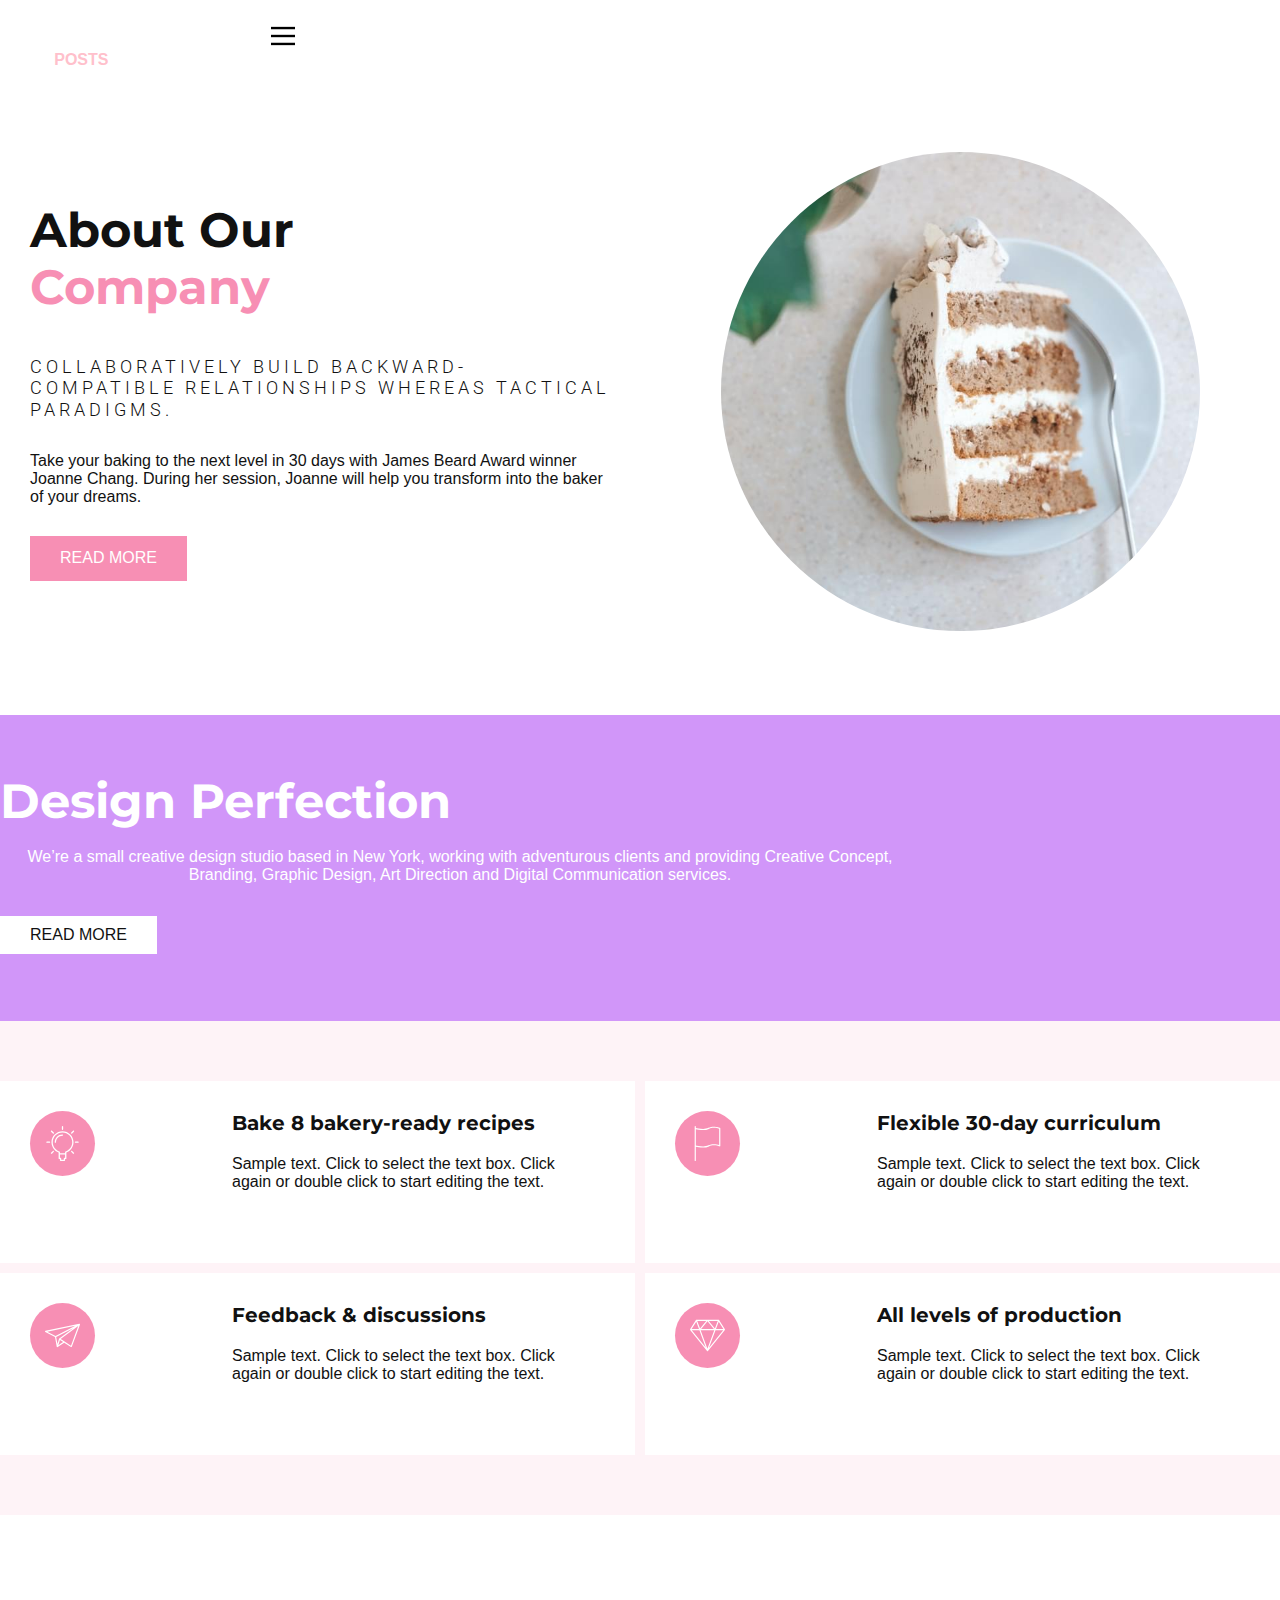
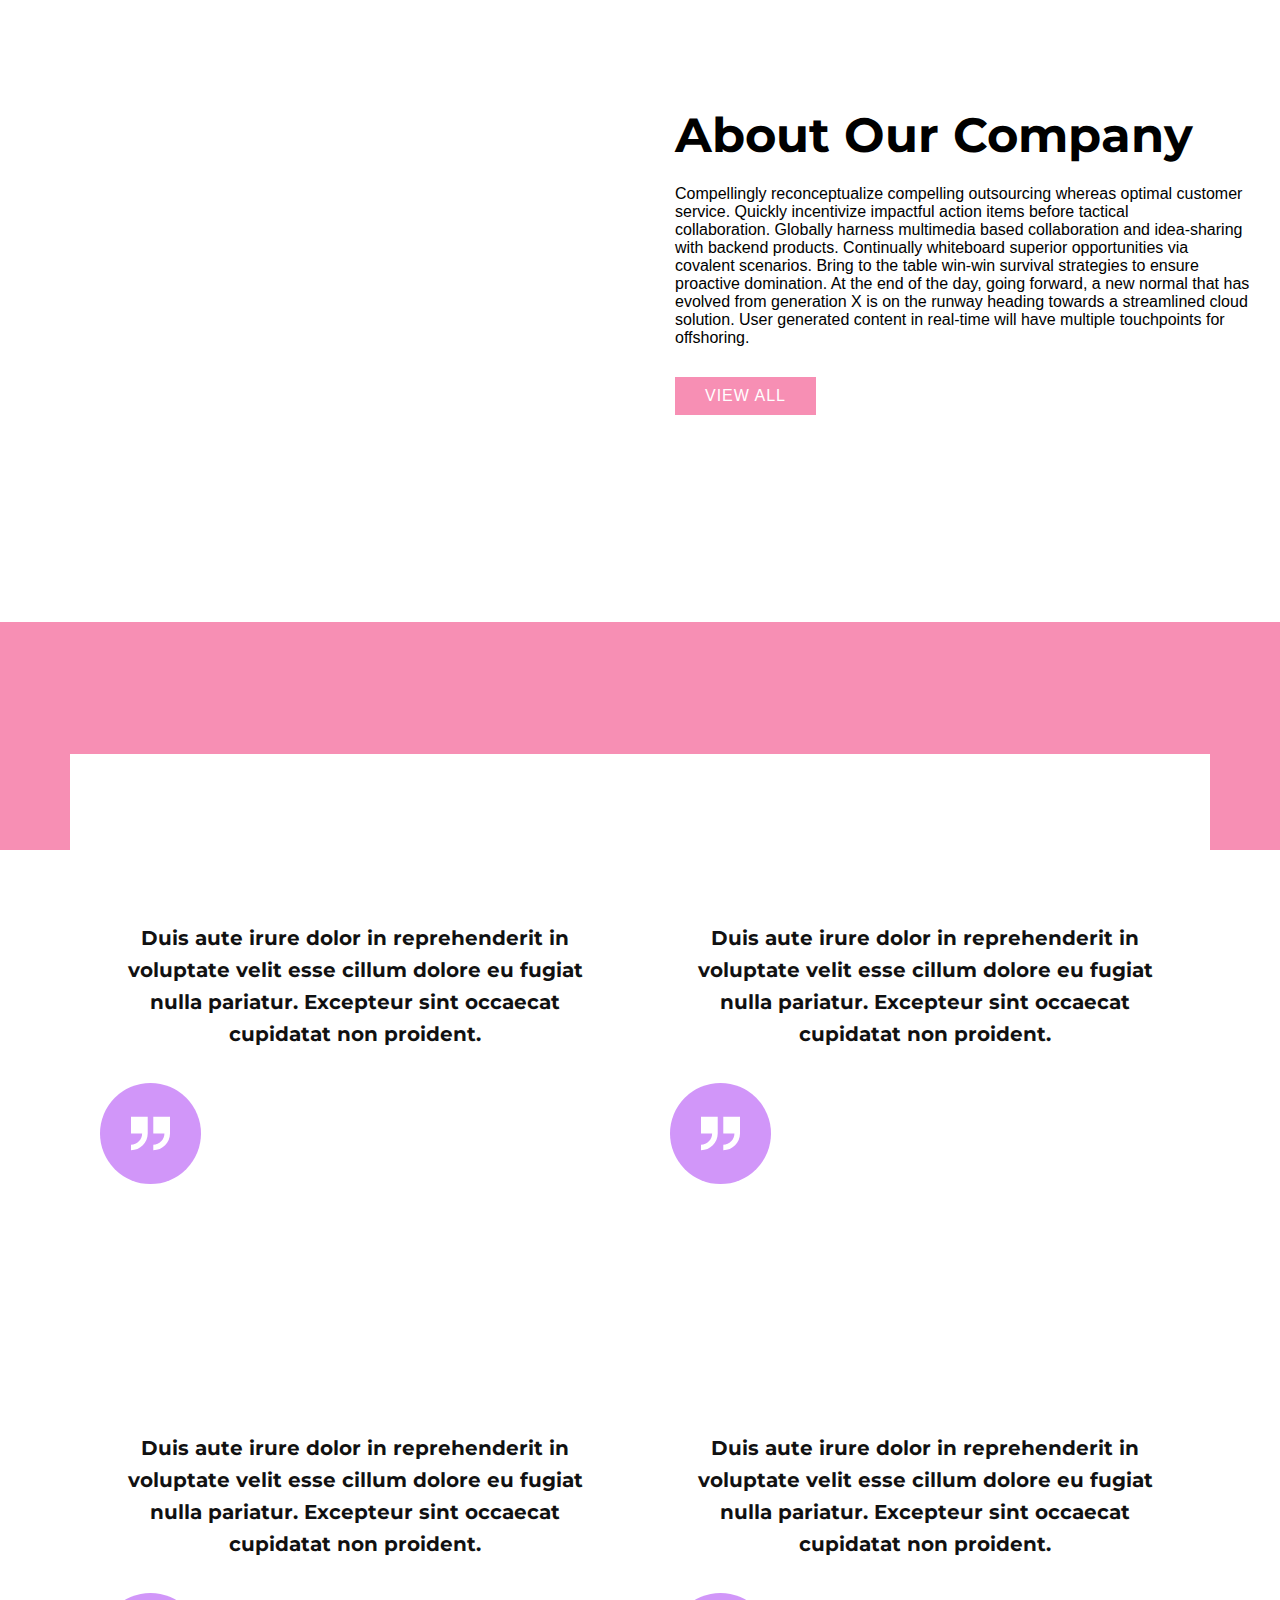
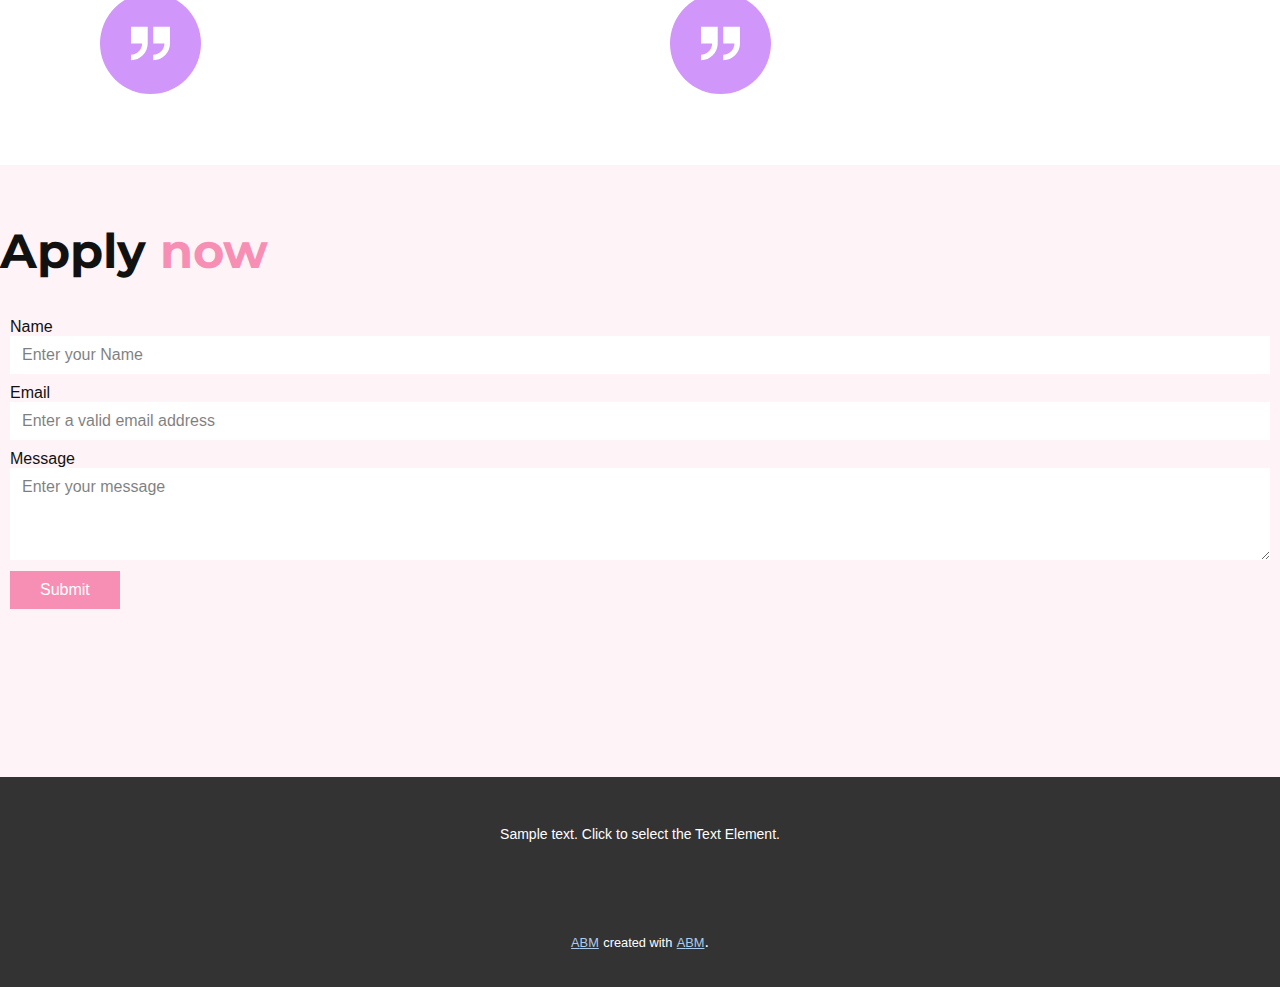
<file: index.html>
<!DOCTYPE html>
<html style="font-size: 16px;" lang="en"><head>
    <meta name="viewport" content="width=device-width, initial-scale=1.0">
    <meta charset="utf-8">
    
    <title>Home</title>
    <link rel="stylesheet" href="nicepage.css" media="screen">
<link rel="stylesheet" href="Home.css" media="screen">
    <script class="u-script" type="text/javascript" src="jquery-1.9.1.min.js" defer=""></script>
    <script class="u-script" type="text/javascript" src="nicepage.js" defer=""></script>
    <meta name="generator" content="Nicepage 5.12.8, nicepage.com">
    <meta name="referrer" content="origin">
    <link id="u-theme-google-font" rel="stylesheet" href="https://fonts.googleapis.com/css?family=Roboto:100,100i,300,300i,400,400i,500,500i,700,700i,900,900i|Open+Sans:300,300i,400,400i,500,500i,600,600i,700,700i,800,800i">
    <link id="u-page-google-font" rel="stylesheet" href="https://fonts.googleapis.com/css?family=Montserrat:100,100i,200,200i,300,300i,400,400i,500,500i,600,600i,700,700i,800,800i,900,900i">
   
    <script type="application/ld+json">{
		"@context": "http://schema.org",
		"@type": "Organization",
		"name": "",
		"url": "/"
}</script>
    <meta name="theme-color" content="#478ac9">
    <meta property="og:title" content="Home">
    <meta property="og:type" content="website">
    <link rel="canonical" href="/">
  <meta data-intl-tel-input-cdn-path="intlTelInput/"></head>
  <body data-home-page="#">
        <nav class="u-align-left u-menu u-menu-hamburger u-offcanvas u-menu-1" data-responsive-from="XL">
          <div class="menu-collapse">
            <a class="u-button-style u-nav-link" href="#" style="margin-left:500%; margin-top:20px;padding: 4px 0px; font-size: calc(1em + 8px);">
              <svg class="u-svg-link" preserveAspectRatio="xMidYMin slice" viewBox="0 0 302 302" ><use xlink:href="#svg-5c50"></use></svg>
              <svg xmlns="http://www.w3.org/2000/svg" xmlns:xlink="http://www.w3.org/1999/xlink" version="1.1" id="svg-5c50" x="0px" y="0px" viewBox="0 0 302 302" style="enable-background:new 0 0 302 302;" xml:space="preserve" class="u-svg-content"><g><rect y="36" width="302" height="30"></rect><rect y="236" width="302" height="30"></rect><rect y="136" width="302" height="30"></rect>
</g><g></g><g></g><g></g><g></g><g></g><g></g><g></g><g></g><g></g><g></g><g></g><g></g><g></g><g></g><g></g></svg>
            </a>
          </div>
          <a href="blog/blog.html" style="margin-left: 100%; color:pink; position: relative;"><strong>POSTS</strong></a>
          <div class="u-nav-container">
            <ul class="u-nav u-unstyled u-nav-1"><li class="u-nav-item"><a class="u-button-style u-nav-link u-text-active-palette-1-base u-text-hover-palette-2-base" href="Home.html" style="padding: 10px 20px;">Home</a>
</li><li class="u-nav-item"><a class="u-button-style u-nav-link u-text-active-palette-1-base u-text-hover-palette-2-base" href="About.html" style="padding: 10px 20px;">About</a>
</li><li class="u-nav-item"><a class="u-button-style u-nav-link u-text-active-palette-1-base u-text-hover-palette-2-base" href="Contact.html" style="padding: 10px 20px;">Contact</a>
</li></ul>
          </div>
          <div class="u-nav-container-collapse">
            <div class="u-align-center u-black u-container-style u-inner-container-layout u-opacity u-opacity-95 u-sidenav">
              <div class="u-inner-container-layout u-sidenav-overflow">
                <div class="u-menu-close"></div>
                <ul class="u-align-center u-nav u-popupmenu-items u-unstyled u-nav-2"><li class="u-nav-item"><a class="u-button-style u-nav-link" href="Home.html">Home</a>
</li><li class="u-nav-item"><a class="u-button-style u-nav-link" href="About.html">About</a>
</li><li class="u-nav-item"><a class="u-button-style u-nav-link" href="Contact.html">Contact</a>
</li></ul>
              </div>
            </div>
            <div class="u-black u-menu-overlay u-opacity u-opacity-70"></div>
          </div>
        </nav>
      </div></header>
    <section class="u-align-center u-clearfix u-white u-section-1" id="sec-79f2">
      <div class="u-clearfix u-sheet u-sheet-1">
        <div class="u-clearfix u-expanded-width u-layout-wrap u-layout-wrap-1">
          <div class="u-layout">
            <div class="u-layout-row">
              <div class="u-container-align-center-sm u-container-align-center-xs u-container-align-left-lg u-container-align-left-md u-container-align-left-xl u-container-style u-layout-cell u-size-30 u-layout-cell-1">
                <div class="u-container-layout u-valign-middle u-container-layout-1">
                  <h3 class="u-align-center-sm u-align-center-xs u-align-left-lg u-align-left-md u-align-left-xl u-custom-font u-font-montserrat u-text u-text-1"> About Our <span class="u-text-palette-2-base">Company</span>
                  </h3>
                  <h6 class="u-align-center-sm u-align-center-xs u-align-left-lg u-align-left-md u-align-left-xl u-text u-text-default-lg u-text-default-md u-text-default-xl u-text-2"> Collaboratively build backward-compatible relationships whereas tactical paradigms.</h6>
                  <p class="u-align-center-sm u-align-center-xs u-align-left-lg u-align-left-md u-align-left-xl u-text u-text-3"> Take your baking to the next level in 30 days with James Beard Award winner Joanne Chang. During her session, Joanne will help you transform into the baker of your dreams.&nbsp;</p>
                  <a href="#" class="u-active-black u-align-center-sm u-align-center-xs u-align-left-lg u-align-left-md u-align-left-xl u-border-none u-btn u-button-style u-hover-black u-palette-2-base u-btn-1" target="_blank">read more</a>
                </div>
              </div>
              <div class="u-container-align-center u-container-style u-layout-cell u-size-30 u-layout-cell-2">
                <div class="u-container-layout u-valign-middle u-container-layout-2">
                  <img class="u-image u-image-circle u-preserve-proportions u-image-1" src="images/pexels---7810767.jpg" alt="" data-image-width="721" data-image-height="1080" data-animation-name="customAnimationIn" data-animation-duration="2000">
                </div>
              </div>
            </div>
          </div>
        </div>
      </div>
    </section>
    <section class="u-align-center u-clearfix u-container-align-center-sm u-container-align-center-xs u-container-align-left-lg u-container-align-left-md u-container-align-left-xl u-palette-4-base u-section-2" id="sec-f487">
      <div class="u-clearfix u-sheet u-sheet-1">
        <h2 class="u-align-center-sm u-align-center-xs u-align-left-lg u-align-left-md u-align-left-xl u-text u-text-default u-text-1">Design Perfection</h2>
        <p class="u-align-center-sm u-align-center-xs u-align-left-lg u-align-left-md u-align-left-xl u-text u-text-2">We’re a small creative design studio based in New York, working with adventurous clients and providing Creative Concept, Branding, Graphic Design, Art Direction and Digital Communication services.</p>
        <a href="#" class="u-align-center-sm u-align-center-xs u-align-left-lg u-align-left-md u-align-left-xl u-border-none u-btn u-button-style u-white u-btn-1"> Read More</a>
      </div>
    </section>
    <section class="u-align-center u-clearfix u-palette-2-light-3 u-section-3" id="sec-2649">
      <div class="u-clearfix u-sheet u-sheet-1">
        <div class="u-expanded-width u-list u-list-1">
          <div class="u-repeater u-repeater-1">
            <div class="u-container-style u-list-item u-repeater-item u-white u-list-item-1">
              <div class="u-container-layout u-similar-container u-container-layout-1"><span class="u-icon u-icon-circle u-palette-2-base u-icon-1"><svg class="u-svg-link" preserveAspectRatio="xMidYMin slice" viewBox="0 0 54 54" style=""><use xlink:href="#svg-2485"></use></svg><svg class="u-svg-content" viewBox="0 0 54 54" x="0px" y="0px" id="svg-2485" style="enable-background:new 0 0 54 54;"><g><path d="M27,8c-9.374,0-17,7.626-17,17c0,7.112,4.391,13.412,11,15.9V50c0,0.553,0.447,1,1,1h1v2c0,0.553,0.447,1,1,1h6
		c0.553,0,1-0.447,1-1v-2h1c0.553,0,1-0.447,1-1v-9.1c6.609-2.488,11-8.788,11-15.9C44,15.626,36.374,8,27,8z M30,49
		c-0.553,0-1,0.447-1,1v2h-4v-2c0-0.553-0.447-1-1-1h-1v-5h8v5H30z M31.688,39.242C31.277,39.377,31,39.761,31,40.192V42h-8v-1.808
		c0-0.432-0.277-0.815-0.688-0.95C16.145,37.214,12,31.49,12,25c0-8.271,6.729-15,15-15s15,6.729,15,15
		C42,31.49,37.855,37.214,31.688,39.242z"></path><path d="M27,6c0.553,0,1-0.447,1-1V1c0-0.553-0.447-1-1-1s-1,0.447-1,1v4C26,5.553,26.447,6,27,6z"></path><path d="M51,24h-4c-0.553,0-1,0.447-1,1s0.447,1,1,1h4c0.553,0,1-0.447,1-1S51.553,24,51,24z"></path><path d="M7,24H3c-0.553,0-1,0.447-1,1s0.447,1,1,1h4c0.553,0,1-0.447,1-1S7.553,24,7,24z"></path><path d="M43.264,7.322l-2.828,2.828c-0.391,0.391-0.391,1.023,0,1.414c0.195,0.195,0.451,0.293,0.707,0.293
		s0.512-0.098,0.707-0.293l2.828-2.828c0.391-0.391,0.391-1.023,0-1.414S43.654,6.932,43.264,7.322z"></path><path d="M12.15,38.436l-2.828,2.828c-0.391,0.391-0.391,1.023,0,1.414c0.195,0.195,0.451,0.293,0.707,0.293
		s0.512-0.098,0.707-0.293l2.828-2.828c0.391-0.391,0.391-1.023,0-1.414S12.541,38.045,12.15,38.436z"></path><path d="M41.85,38.436c-0.391-0.391-1.023-0.391-1.414,0s-0.391,1.023,0,1.414l2.828,2.828c0.195,0.195,0.451,0.293,0.707,0.293
		s0.512-0.098,0.707-0.293c0.391-0.391,0.391-1.023,0-1.414L41.85,38.436z"></path><path d="M12.15,11.564c0.195,0.195,0.451,0.293,0.707,0.293s0.512-0.098,0.707-0.293c0.391-0.391,0.391-1.023,0-1.414l-2.828-2.828
		c-0.391-0.391-1.023-0.391-1.414,0s-0.391,1.023,0,1.414L12.15,11.564z"></path><path d="M27,13c-6.617,0-12,5.383-12,12c0,0.553,0.447,1,1,1s1-0.447,1-1c0-5.514,4.486-10,10-10c0.553,0,1-0.447,1-1
		S27.553,13,27,13z"></path>
</g></svg>
            
            
          </span>
                <div class="u-container-style u-group u-group-1">
                  <div class="u-container-layout u-valign-top u-container-layout-2">
                    <h5 class="u-text u-text-1"> Bake 8 bakery-ready recipes</h5>
                    <p class="u-text u-text-2">Sample text. Click to select the text box. Click again or double click to start editing the text.</p>
                  </div>
                </div>
              </div>
            </div>
            <div class="u-container-style u-list-item u-repeater-item u-white u-list-item-2">
              <div class="u-container-layout u-similar-container u-container-layout-3"><span class="u-icon u-icon-circle u-palette-2-base u-icon-2"><svg class="u-svg-link" preserveAspectRatio="xMidYMin slice" viewBox="0 0 60 60" style=""><use xlink:href="#svg-a295"></use></svg><svg class="u-svg-content" viewBox="0 0 60 60" x="0px" y="0px" id="svg-a295" style="enable-background:new 0 0 60 60;"><path d="M51.371,3.146c-0.459-0.185-11.359-4.452-19.84,0.045C24.811,6.758,13.015,4.082,10,3.308V1c0-0.553-0.447-1-1-1  S8,0.447,8,1v3c0,0.014,0.007,0.026,0.008,0.04C8.008,4.052,8,4.062,8,4.074V33v1.074V59c0,0.553,0.447,1,1,1s1-0.447,1-1V35.375  c2.273,0.567,7.227,1.632,12.368,1.632c3.557,0,7.2-0.511,10.101-2.049c7.652-4.061,18.056,0.004,18.16,0.045  c0.309,0.124,0.657,0.086,0.932-0.102C51.835,34.716,52,34.406,52,34.074v-30C52,3.665,51.751,3.298,51.371,3.146z M50,32.665  c-3.26-1.038-11.646-3.096-18.469,0.525C24.812,36.756,13.02,34.082,10,33.308V33V5.375c3.853,0.961,15.381,3.343,22.469-0.417  C39.035,1.475,47.627,3.973,50,4.777V32.665z"></path></svg>
            
            
          </span>
                <div class="u-container-style u-group u-video-cover u-group-2">
                  <div class="u-container-layout u-valign-top u-container-layout-4">
                    <h5 class="u-text u-text-default u-text-3"> Flexible 30-day curriculum</h5>
                    <p class="u-text u-text-default u-text-4">Sample text. Click to select the text box. Click again or double click to start editing the text.</p>
                  </div>
                </div>
              </div>
            </div>
            <div class="u-container-style u-list-item u-repeater-item u-white u-list-item-3">
              <div class="u-container-layout u-similar-container u-container-layout-5"><span class="u-icon u-icon-circle u-palette-2-base u-icon-3"><svg class="u-svg-link" preserveAspectRatio="xMidYMin slice" viewBox="0 0 60.062 60.062" style=""><use xlink:href="#svg-8260"></use></svg><svg class="u-svg-content" viewBox="0 0 60.062 60.062" x="0px" y="0px" id="svg-8260" style="enable-background:new 0 0 60.062 60.062;"><path d="M60.046,11.196c0.004-0.024,0.011-0.048,0.013-0.072c0.007-0.074-0.001-0.149-0.01-0.224  c-0.002-0.019,0.001-0.037-0.002-0.056c-0.018-0.099-0.051-0.196-0.1-0.289c-0.008-0.016-0.019-0.031-0.028-0.047  c-0.002-0.002-0.002-0.005-0.003-0.008c-0.001-0.002-0.004-0.003-0.005-0.006c-0.007-0.011-0.013-0.023-0.02-0.033  c-0.062-0.091-0.137-0.166-0.221-0.23c-0.019-0.014-0.041-0.022-0.061-0.035c-0.074-0.049-0.152-0.089-0.236-0.116  c-0.037-0.012-0.074-0.018-0.112-0.025c-0.073-0.015-0.146-0.022-0.222-0.02c-0.04,0.001-0.078,0.003-0.118,0.009  c-0.026,0.004-0.051,0-0.077,0.006L0.798,22.046c-0.413,0.086-0.729,0.421-0.788,0.839s0.15,0.828,0.523,1.025l16.632,8.773  l2.917,16.187c-0.002,0.012,0.001,0.025,0,0.037c-0.01,0.08-0.011,0.158-0.001,0.237c0.005,0.04,0.01,0.078,0.02,0.117  c0.023,0.095,0.06,0.184,0.11,0.268c0.01,0.016,0.01,0.035,0.021,0.051c0.003,0.005,0.008,0.009,0.012,0.013  c0.013,0.019,0.031,0.034,0.046,0.053c0.047,0.058,0.096,0.111,0.152,0.156c0.009,0.007,0.015,0.018,0.025,0.025  c0.015,0.011,0.032,0.014,0.047,0.024c0.061,0.04,0.124,0.073,0.191,0.099c0.027,0.01,0.052,0.022,0.08,0.03  c0.09,0.026,0.183,0.044,0.277,0.044c0.001,0,0.002,0,0.003,0h0c0,0,0,0,0,0c0.004,0,0.008-0.002,0.012-0.002  c0.017,0.001,0.034,0.002,0.051,0.002c0.277,0,0.527-0.124,0.712-0.315l11.079-7.386l11.6,7.54c0.164,0.106,0.354,0.161,0.545,0.161  c0.105,0,0.212-0.017,0.315-0.051c0.288-0.096,0.518-0.318,0.623-0.604l13.996-37.989c0.013-0.034,0.024-0.069,0.033-0.105  c0.004-0.015,0.005-0.03,0.008-0.044C60.042,11.22,60.044,11.208,60.046,11.196z M48.464,17.579L24.471,35.22  c-0.039,0.029-0.07,0.065-0.104,0.099c-0.013,0.012-0.026,0.022-0.037,0.035c-0.021,0.023-0.04,0.046-0.059,0.071  c-0.018,0.024-0.032,0.049-0.048,0.074c-0.037,0.06-0.068,0.122-0.092,0.188c-0.005,0.013-0.013,0.023-0.017,0.036  c-0.001,0.004-0.005,0.006-0.006,0.01l-2.75,8.937l-2.179-12.091L48.464,17.579z M22.908,46.594l2.726-9.004l4.244,2.759  l1.214,0.789l-4.124,2.749L22.908,46.594z M52.044,13.498L18.071,30.899l-14.14-7.458L52.044,13.498z M44.559,47.504L29.154,37.492  l-2.333-1.517l30.154-22.172L44.559,47.504z"></path></svg>
            
            
          </span>
                <div class="u-container-style u-group u-video-cover u-group-3">
                  <div class="u-container-layout u-valign-top u-container-layout-6">
                    <h5 class="u-text u-text-default u-text-5"> Feedback &amp; discussions</h5>
                    <p class="u-text u-text-default u-text-6">Sample text. Click to select the text box. Click again or double click to start editing the text.</p>
                  </div>
                </div>
              </div>
            </div>
            <div class="u-container-style u-list-item u-repeater-item u-white u-list-item-4">
              <div class="u-container-layout u-similar-container u-container-layout-7"><span class="u-icon u-icon-circle u-palette-2-base u-icon-4"><svg class="u-svg-link" preserveAspectRatio="xMidYMin slice" viewBox="0 0 59.986 59.986" style=""><use xlink:href="#svg-7ae8"></use></svg><svg class="u-svg-content" viewBox="0 0 59.986 59.986" x="0px" y="0px" id="svg-7ae8" style="enable-background:new 0 0 59.986 59.986;"><path d="M59.972,20.164c0.007-0.041,0.011-0.081,0.013-0.123c0.002-0.049,0.001-0.096-0.003-0.145  c-0.004-0.042-0.01-0.082-0.02-0.123c-0.011-0.048-0.026-0.094-0.044-0.14c-0.009-0.024-0.011-0.049-0.022-0.072  c-0.008-0.017-0.022-0.03-0.031-0.047c-0.009-0.017-0.013-0.035-0.023-0.052l-10-16c-0.046-0.073-0.1-0.139-0.161-0.197  c-0.001-0.001-0.002-0.001-0.003-0.002c-0.086-0.081-0.188-0.139-0.297-0.185c-0.014-0.006-0.023-0.018-0.038-0.024  c-0.011-0.004-0.023-0.002-0.034-0.005c-0.101-0.034-0.205-0.057-0.314-0.057h-38c-0.108,0-0.211,0.023-0.31,0.056  c-0.011,0.003-0.022,0.001-0.032,0.005c-0.015,0.005-0.024,0.017-0.038,0.023c-0.104,0.043-0.202,0.099-0.287,0.175  c-0.005,0.005-0.012,0.008-0.017,0.012c-0.062,0.058-0.117,0.125-0.163,0.198l-10,16c-0.01,0.016-0.014,0.035-0.023,0.052  c-0.009,0.017-0.023,0.03-0.031,0.047c-0.011,0.023-0.013,0.048-0.023,0.072c-0.018,0.046-0.033,0.092-0.044,0.14  c-0.009,0.041-0.016,0.082-0.02,0.124C0,19.945-0.001,19.993,0.001,20.041c0.002,0.042,0.006,0.082,0.013,0.123  c0.008,0.048,0.021,0.095,0.037,0.142c0.013,0.039,0.027,0.077,0.045,0.115c0.009,0.018,0.012,0.038,0.022,0.056  c0.016,0.029,0.04,0.051,0.058,0.078c0.014,0.021,0.022,0.044,0.039,0.064l28.989,35.986c0.002,0.003,0.004,0.005,0.006,0.007  l0.005,0.007c0.003,0.004,0.008,0.005,0.011,0.009c0.082,0.099,0.184,0.174,0.295,0.234c0.03,0.016,0.058,0.03,0.089,0.043  c0.121,0.051,0.249,0.087,0.383,0.087c0.114,0,0.229-0.02,0.343-0.061c0.017-0.006,0.028-0.02,0.045-0.027  c0.051-0.021,0.091-0.055,0.137-0.084c0.076-0.048,0.147-0.098,0.206-0.163c0.014-0.015,0.035-0.022,0.048-0.038l29-36  c0.016-0.02,0.024-0.044,0.039-0.064c0.019-0.027,0.042-0.049,0.058-0.078c0.01-0.018,0.013-0.038,0.022-0.056  c0.018-0.038,0.032-0.075,0.045-0.115C59.95,20.259,59.964,20.213,59.972,20.164z M32.095,4.993h15.459l-4.86,13.045L32.095,4.993z   M40.892,18.993H19.095L29.993,5.58L40.892,18.993z M17.222,18.125L12.423,4.993h15.469L17.222,18.125z M41.593,20.993  L29.818,52.599L18.269,20.993H41.593z M49.221,6.246l7.967,12.748H44.472L49.221,6.246z M10.756,6.259l4.653,12.734H2.798  L10.756,6.259z M16.14,20.993l10.839,29.664L3.083,20.993H16.14z M32.39,51.423l11.337-30.43h13.176L32.39,51.423z"></path></svg>
            
            
          </span>
                <div class="u-container-style u-group u-video-cover u-group-4">
                  <div class="u-container-layout u-valign-top u-container-layout-8">
                    <h5 class="u-text u-text-default u-text-7"> All levels of production</h5>
                    <p class="u-text u-text-default u-text-8">Sample text. Click to select the text box. Click again or double click to start editing the text.</p>
                  </div>
                </div>
              </div>
            </div>
          </div>
        </div>
      </div>
    </section>
    <section class="u-clearfix u-section-4" id="sec-871d">
      <div class="u-clearfix u-sheet u-sheet-1">
        <div class="u-clearfix u-expanded-width u-gutter-10 u-layout-wrap u-layout-wrap-1">
          <div class="u-gutter-0 u-layout">
            <div class="u-layout-row">
              <div class="u-size-30 u-size-60-md">
                <div class="u-layout-col">
                  <div class="u-size-30">
                    <div class="u-layout-row">
                      <div class="u-container-align-center u-container-style u-layout-cell u-left-cell u-size-30 u-layout-cell-1">
                        <div class="u-container-layout u-valign-middle u-container-layout-1">
                          <div class="u-image u-image-circle u-image-1" data-image-width="1080" data-image-height="1920" data-animation-name="customAnimationIn" data-animation-duration="2000"></div>
                        </div>
                      </div>
                      <div class="u-container-align-center u-container-style u-layout-cell u-size-30 u-layout-cell-2">
                        <div class="u-container-layout u-valign-middle u-container-layout-2">
                          <div class="u-image u-image-circle u-image-2" data-image-width="1080" data-image-height="1920" data-animation-name="customAnimationIn" data-animation-duration="2000"></div>
                        </div>
                      </div>
                    </div>
                  </div>
                  <div class="u-size-30">
                    <div class="u-layout-row">
                      <div class="u-container-align-center u-container-style u-layout-cell u-left-cell u-size-30 u-layout-cell-3">
                        <div class="u-container-layout u-valign-middle u-container-layout-3">
                          <div class="u-image u-image-circle u-image-3" data-image-width="1080" data-image-height="1920" data-animation-name="customAnimationIn" data-animation-duration="2000"></div>
                        </div>
                      </div>
                      <div class="u-container-align-center u-container-style u-layout-cell u-size-30 u-layout-cell-4">
                        <div class="u-container-layout u-valign-middle u-container-layout-4">
                          <div class="u-image u-image-circle u-image-4" data-image-width="1080" data-image-height="1920" data-animation-name="customAnimationIn" data-animation-duration="2000"></div>
                        </div>
                      </div>
                    </div>
                  </div>
                </div>
              </div>
              <div class="u-size-30 u-size-60-md">
                <div class="u-layout-col">
                  <div class="u-align-left u-container-align-center-sm u-container-align-center-xs u-container-style u-layout-cell u-right-cell u-size-60 u-layout-cell-5">
                    <div class="u-container-layout u-valign-middle u-container-layout-5">
                      <h2 class="u-align-center-sm u-align-center-xs u-text u-text-1">About Our Company</h2>
                      <p class="u-align-center-sm u-align-center-xs u-text u-text-2">Compellingly reconceptualize compelling outsourcing whereas optimal customer service. Quickly incentivize impactful action items before tactical collaboration.&nbsp;Globally harness multimedia based collaboration
                                            and idea-sharing with backend products. Continually whiteboard superior opportunities via covalent scenarios.&nbsp;Bring to the table win-win survival strategies to ensure proactive domination. At the end of
                                            the day, going forward, a new normal that has evolved from generation X is on the runway heading towards a streamlined cloud solution. User generated content in real-time will have multiple touchpoints for offshoring.</p>
                      <a href="#" class="u-align-center-sm u-align-center-xs u-border-none u-btn u-button-style u-hover-palette-4-base u-palette-2-base u-btn-1">view all</a>
                    </div>
                  </div>
                </div>
              </div>
            </div>
          </div>
        </div>
      </div>
    </section>
    <section class="u-align-center u-clearfix u-section-5" id="carousel_46b8">
      <div class="u-expanded-width u-palette-2-base u-shape u-shape-rectangle u-shape-1"></div>
      <div class="u-list u-list-1">
        <div class="u-repeater u-repeater-1">
          <div class="u-align-center u-container-align-center-sm u-container-align-center-xs u-container-align-left-lg u-container-align-left-md u-container-align-left-xl u-container-style u-custom-item u-list-item u-repeater-item u-shape-rectangle u-white">
            <div class="u-container-layout u-similar-container u-container-layout-1">
              <div class="u-image u-image-circle u-image-1" data-image-width="1500" data-image-height="1000"></div>
              <h5 class="u-align-center-sm u-align-center-xs u-align-left-lg u-align-left-md u-align-left-xl u-text u-text-1"> Duis aute irure dolor in reprehenderit in voluptate velit esse cillum dolore eu fugiat nulla pariatur. Excepteur sint occaecat cupidatat non proident.</h5><span class="u-align-center-sm u-align-center-xs u-align-left-lg u-align-left-md u-align-left-xl u-icon u-icon-circle u-palette-4-base u-text-white u-icon-1" data-animation-name="" data-animation-duration="0" data-animation-delay="0" data-animation-direction=""><svg class="u-svg-link" preserveAspectRatio="xMidYMin slice" viewBox="0 0 409.294 409.294" style=""><use xlink:href="#svg-6369"></use></svg><svg class="u-svg-content" viewBox="0 0 409.294 409.294" id="svg-6369"><path d="m233.882 29.235v175.412h116.941c0 64.48-52.461 116.941-116.941 116.941v58.471c96.728 0 175.412-78.684 175.412-175.412v-175.412z"></path><path d="m0 204.647h116.941c0 64.48-52.461 116.941-116.941 116.941v58.471c96.728 0 175.412-78.684 175.412-175.412v-175.412h-175.412z"></path></svg></span>
            </div>
          </div>
          <div class="u-align-center u-container-align-center-sm u-container-align-center-xs u-container-align-left-lg u-container-align-left-md u-container-align-left-xl u-container-style u-custom-item u-list-item u-repeater-item u-shape-rectangle u-white">
            <div class="u-container-layout u-similar-container u-container-layout-2">
              <div class="u-image u-image-circle u-image-2" data-image-width="1500" data-image-height="1000"></div>
              <h5 class="u-align-center-sm u-align-center-xs u-align-left-lg u-align-left-md u-align-left-xl u-text u-text-2"> Duis aute irure dolor in reprehenderit in voluptate velit esse cillum dolore eu fugiat nulla pariatur. Excepteur sint occaecat cupidatat non proident.</h5><span class="u-align-center-sm u-align-center-xs u-align-left-lg u-align-left-md u-align-left-xl u-icon u-icon-circle u-palette-4-base u-text-white u-icon-2" data-animation-name="" data-animation-duration="0" data-animation-delay="0" data-animation-direction=""><svg class="u-svg-link" preserveAspectRatio="xMidYMin slice" viewBox="0 0 409.294 409.294" style=""><use xlink:href="#svg-ae01"></use></svg><svg class="u-svg-content" viewBox="0 0 409.294 409.294" id="svg-ae01"><path d="m233.882 29.235v175.412h116.941c0 64.48-52.461 116.941-116.941 116.941v58.471c96.728 0 175.412-78.684 175.412-175.412v-175.412z"></path><path d="m0 204.647h116.941c0 64.48-52.461 116.941-116.941 116.941v58.471c96.728 0 175.412-78.684 175.412-175.412v-175.412h-175.412z"></path></svg></span>
            </div>
          </div>
          <div class="u-align-center u-container-align-center-sm u-container-align-center-xs u-container-align-left-lg u-container-align-left-md u-container-align-left-xl u-container-style u-custom-item u-list-item u-repeater-item u-shape-rectangle u-white">
            <div class="u-container-layout u-similar-container u-container-layout-3">
              <div class="u-image u-image-circle u-image-3" data-image-width="2247" data-image-height="1500"></div>
              <h5 class="u-align-center-sm u-align-center-xs u-align-left-lg u-align-left-md u-align-left-xl u-text u-text-3"> Duis aute irure dolor in reprehenderit in voluptate velit esse cillum dolore eu fugiat nulla pariatur. Excepteur sint occaecat cupidatat non proident.</h5><span class="u-align-center-sm u-align-center-xs u-align-left-lg u-align-left-md u-align-left-xl u-icon u-icon-circle u-palette-4-base u-text-white u-icon-3" data-animation-name="" data-animation-duration="0" data-animation-delay="0" data-animation-direction=""><svg class="u-svg-link" preserveAspectRatio="xMidYMin slice" viewBox="0 0 409.294 409.294" style=""><use xlink:href="#svg-3762"></use></svg><svg class="u-svg-content" viewBox="0 0 409.294 409.294" id="svg-3762"><path d="m233.882 29.235v175.412h116.941c0 64.48-52.461 116.941-116.941 116.941v58.471c96.728 0 175.412-78.684 175.412-175.412v-175.412z"></path><path d="m0 204.647h116.941c0 64.48-52.461 116.941-116.941 116.941v58.471c96.728 0 175.412-78.684 175.412-175.412v-175.412h-175.412z"></path></svg></span>
            </div>
          </div>
          <div class="u-align-center u-container-align-center-sm u-container-align-center-xs u-container-align-left-lg u-container-align-left-md u-container-align-left-xl u-container-style u-custom-item u-list-item u-repeater-item u-shape-rectangle u-white">
            <div class="u-container-layout u-similar-container u-container-layout-4">
              <div class="u-image u-image-circle u-image-4" data-image-width="1000" data-image-height="1500"></div>
              <h5 class="u-align-center-sm u-align-center-xs u-align-left-lg u-align-left-md u-align-left-xl u-text u-text-4"> Duis aute irure dolor in reprehenderit in voluptate velit esse cillum dolore eu fugiat nulla pariatur. Excepteur sint occaecat cupidatat non proident.</h5><span class="u-align-center-sm u-align-center-xs u-align-left-lg u-align-left-md u-align-left-xl u-icon u-icon-circle u-palette-4-base u-text-white u-icon-4" data-animation-name="" data-animation-duration="0" data-animation-delay="0" data-animation-direction=""><svg class="u-svg-link" preserveAspectRatio="xMidYMin slice" viewBox="0 0 409.294 409.294" style=""><use xlink:href="#svg-3762"></use></svg><svg class="u-svg-content" viewBox="0 0 409.294 409.294" id="svg-3762"><path d="m233.882 29.235v175.412h116.941c0 64.48-52.461 116.941-116.941 116.941v58.471c96.728 0 175.412-78.684 175.412-175.412v-175.412z"></path><path d="m0 204.647h116.941c0 64.48-52.461 116.941-116.941 116.941v58.471c96.728 0 175.412-78.684 175.412-175.412v-175.412h-175.412z"></path></svg></span>
            </div>
          </div>
        </div>
      </div>
    </section>
    <section class="u-clearfix u-container-align-center-sm u-container-align-center-xs u-palette-2-light-3 u-section-6" id="sec-53d0">
      <div class="u-clearfix u-sheet u-sheet-1">
        <h2 class="u-align-center-sm u-align-center-xs u-custom-font u-font-montserrat u-text u-text-default u-text-1"> Apply <span class="u-text-palette-2-base">now</span>
        </h2>
        <div class="u-expanded-width u-form u-form-1">
          <form action="#" class="u-clearfix u-form-spacing-10 u-form-vertical u-inner-form" source="email" name="form" style="padding: 10px;">
            <div class="u-form-group u-form-name">
              <label for="name-61f0" class="u-label">Name</label>
              <input type="text" placeholder="Enter your Name" id="name-61f0" name="name" class="u-border-none u-input u-input-rectangle" required="" fdprocessedid="2a9h9">
            </div>
            <div class="u-form-email u-form-group">
              <label for="email-61f0" class="u-label">Email</label>
              <input type="email" placeholder="Enter a valid email address" id="email-61f0" name="email" class="u-border-none u-input u-input-rectangle" required="" fdprocessedid="s402xc">
            </div>
            <div class="u-form-group u-form-message">
              <label for="message-61f0" class="u-label">Message</label>
              <textarea placeholder="Enter your message" rows="4" cols="50" id="message-61f0" name="message" class="u-border-none u-input u-input-rectangle" required=""></textarea>
            </div>
            <div class="u-align-left u-form-group u-form-submit">
              <a href="#" class="u-border-none u-btn u-btn-submit u-button-style u-palette-2-base u-btn-1">Submit</a>
              <input type="submit" value="submit" class="u-form-control-hidden">
            </div>
            <div class="u-form-send-message u-form-send-success"> Thank you! Your message has been sent. </div>
            <div class="u-form-send-error u-form-send-message"> Unable to send your message. Please fix errors then try again. </div>
            <input type="hidden" value="" name="recaptchaResponse">
            <input type="hidden" name="formServices" value="fe7c536e2c7786c5c5b21cdb07d15627">
          </form>
        </div>
      </div>
    </section>
    
    
    <footer class="u-align-center u-clearfix u-footer u-grey-80 u-footer" id="sec-1e54"><div class="u-clearfix u-sheet u-sheet-1">
        <p class="u-small-text u-text u-text-variant u-text-1">Sample text. Click to select the Text Element.</p>
      </div></footer>
    <section class="u-backlink u-clearfix u-grey-80">
      <a class="u-link" href="#" target="_blank">
        <span>ABM</span>
      </a>
      <p class="u-text">
        <span>created with</span>
      </p>
      <a class="u-link" href="#" target="_blank">
        <span>ABM</span>
      </a>. 
    </section>
  
</body></html>
</file>
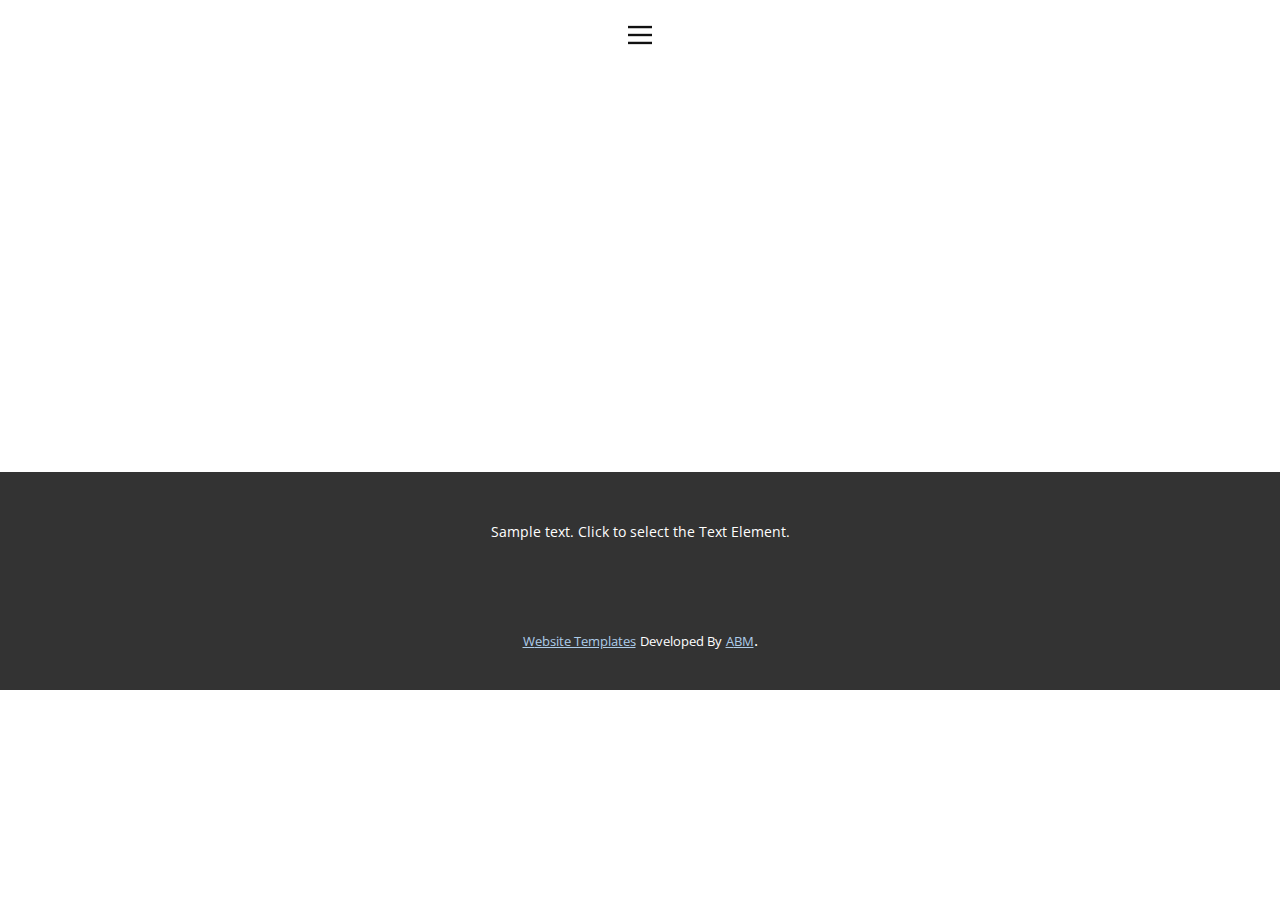
<file: About.html>
<!DOCTYPE html>
<html style="font-size: 16px;" lang="en"><head>
    <meta name="viewport" content="width=device-width, initial-scale=1.0">
    <meta charset="utf-8">
    <meta name="keywords" content="">
    <meta name="description" content="">
    <title>About</title>
    <link rel="stylesheet" href="nicepage.css" media="screen">
<link rel="stylesheet" href="About.css" media="screen">
    <script class="u-script" type="text/javascript" src="jquery-1.9.1.min.js" defer=""></script>
    <script class="u-script" type="text/javascript" src="nicepage.js" defer=""></script>
    <meta name="generator" content="Nicepage 5.12.8, nicepage.com">
    <link id="u-theme-google-font" rel="stylesheet" href="https://fonts.googleapis.com/css?family=Roboto:100,100i,300,300i,400,400i,500,500i,700,700i,900,900i|Open+Sans:300,300i,400,400i,500,500i,600,600i,700,700i,800,800i">
    
    
    <script type="application/ld+json">{
		"@context": "http://schema.org",
		"@type": "Organization",
		"name": ""
}</script>
    <meta name="theme-color" content="#478ac9">
    <meta property="og:title" content="About">
    <meta property="og:type" content="website">
  <meta data-intl-tel-input-cdn-path="intlTelInput/"></head>
  <body class="u-body u-xl-mode" data-lang="en"><header class="u-clearfix u-header u-header" id="sec-8ea0" data-animation-name="" data-animation-duration="0" data-animation-delay="0" data-animation-direction=""><div class="u-clearfix u-sheet u-sheet-1">
        <nav class="u-align-left u-menu u-menu-hamburger u-offcanvas u-menu-1" data-responsive-from="XL">
          <div class="menu-collapse">
            <a class="u-button-style u-nav-link" href="#" style="padding: 4px 0px; font-size: calc(1em + 8px);">
              <svg class="u-svg-link" preserveAspectRatio="xMidYMin slice" viewBox="0 0 302 302" style=""><use xlink:href="#svg-5c50"></use></svg>
              <svg xmlns="http://www.w3.org/2000/svg" xmlns:xlink="http://www.w3.org/1999/xlink" version="1.1" id="svg-5c50" x="0px" y="0px" viewBox="0 0 302 302" style="enable-background:new 0 0 302 302;" xml:space="preserve" class="u-svg-content"><g><rect y="36" width="302" height="30"></rect><rect y="236" width="302" height="30"></rect><rect y="136" width="302" height="30"></rect>
</g><g></g><g></g><g></g><g></g><g></g><g></g><g></g><g></g><g></g><g></g><g></g><g></g><g></g><g></g><g></g></svg>
            </a>
          </div>
          <div class="u-nav-container">
            <ul class="u-nav u-unstyled u-nav-1"><li class="u-nav-item"><a class="u-button-style u-nav-link u-text-active-palette-1-base u-text-hover-palette-2-base" href="Home.html" style="padding: 10px 20px;">Home</a>
</li><li class="u-nav-item"><a class="u-button-style u-nav-link u-text-active-palette-1-base u-text-hover-palette-2-base" href="About.html" style="padding: 10px 20px;">About</a>
</li><li class="u-nav-item"><a class="u-button-style u-nav-link u-text-active-palette-1-base u-text-hover-palette-2-base" href="Contact.html" style="padding: 10px 20px;">Contact</a>
</li></ul>
          </div>
          <div class="u-nav-container-collapse">
            <div class="u-align-center u-black u-container-style u-inner-container-layout u-opacity u-opacity-95 u-sidenav">
              <div class="u-inner-container-layout u-sidenav-overflow">
                <div class="u-menu-close"></div>
                <ul class="u-align-center u-nav u-popupmenu-items u-unstyled u-nav-2"><li class="u-nav-item"><a class="u-button-style u-nav-link" href="Home.html">Home</a>
</li><li class="u-nav-item"><a class="u-button-style u-nav-link" href="About.html">About</a>
</li><li class="u-nav-item"><a class="u-button-style u-nav-link" href="Contact.html">Contact</a>
</li></ul>
              </div>
            </div>
            <div class="u-black u-menu-overlay u-opacity u-opacity-70"></div>
          </div>
        </nav>
      </div></header>
    <section class="u-clearfix u-section-1" id="sec-12fc">
      <div class="u-clearfix u-sheet u-sheet-1"></div>
    </section>
    
    
    <footer class="u-align-center u-clearfix u-footer u-grey-80 u-footer" id="sec-1e54"><div class="u-clearfix u-sheet u-sheet-1">
        <p class="u-small-text u-text u-text-variant u-text-1">Sample text. Click to select the Text Element.</p>
      </div></footer>
    <section class="u-backlink u-clearfix u-grey-80">
      <a class="u-link" href="#" target="_blank">
        <span>Website Templates</span>
      </a>
      <p class="u-text">
        <span>Developed By</span>
      </p>
      <a class="u-link" href="" target="_blank">
        <span>ABM</span>
      </a>. 
    </section>
  
</body></html>
</file>
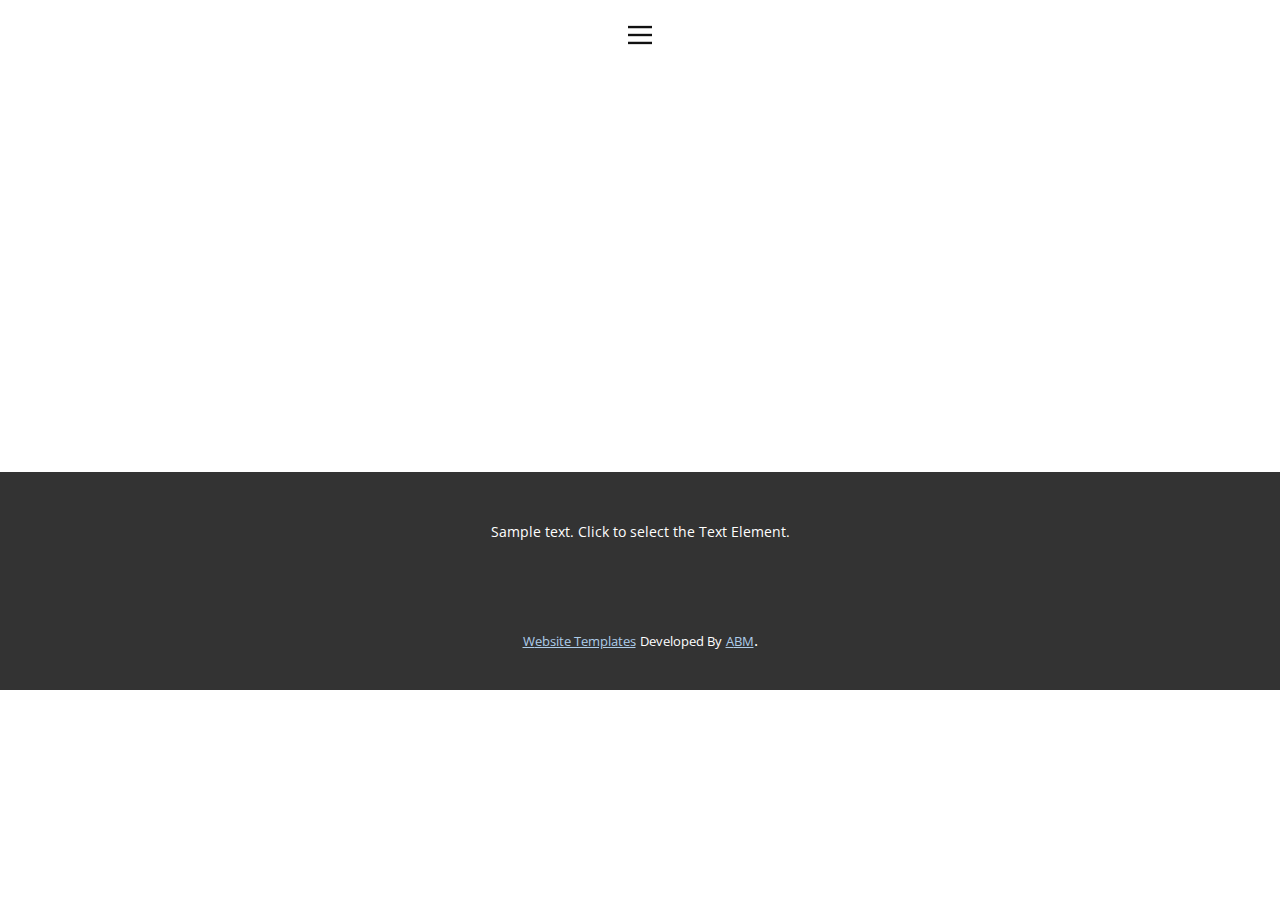
<file: Contact.html>
<!DOCTYPE html>
<html style="font-size: 16px;" lang="en"><head>
    <meta name="viewport" content="width=device-width, initial-scale=1.0">
    <meta charset="utf-8">
    <meta name="keywords" content="">
    <meta name="description" content="">
    <title>Contact</title>
    <link rel="stylesheet" href="nicepage.css" media="screen">
<link rel="stylesheet" href="Contact.css" media="screen">
    <script class="u-script" type="text/javascript" src="jquery-1.9.1.min.js" defer=""></script>
    <script class="u-script" type="text/javascript" src="nicepage.js" defer=""></script>
    <meta name="generator" content="Nicepage 5.12.8, nicepage.com">
    <link id="u-theme-google-font" rel="stylesheet" href="https://fonts.googleapis.com/css?family=Roboto:100,100i,300,300i,400,400i,500,500i,700,700i,900,900i|Open+Sans:300,300i,400,400i,500,500i,600,600i,700,700i,800,800i">
    
    
    <script type="application/ld+json">{
		"@context": "http://schema.org",
		"@type": "Organization",
		"name": ""
}</script>
    <meta name="theme-color" content="#478ac9">
    <meta property="og:title" content="Contact">
    <meta property="og:type" content="website">
  <meta data-intl-tel-input-cdn-path="intlTelInput/"></head>
  <body class="u-body u-xl-mode" data-lang="en"><header class="u-clearfix u-header u-header" id="sec-8ea0" data-animation-name="" data-animation-duration="0" data-animation-delay="0" data-animation-direction=""><div class="u-clearfix u-sheet u-sheet-1">
        <nav class="u-align-left u-menu u-menu-hamburger u-offcanvas u-menu-1" data-responsive-from="XL">
          <div class="menu-collapse">
            <a class="u-button-style u-nav-link" href="#" style="padding: 4px 0px; font-size: calc(1em + 8px);">
              <svg class="u-svg-link" preserveAspectRatio="xMidYMin slice" viewBox="0 0 302 302" style=""><use xlink:href="#svg-5c50"></use></svg>
              <svg xmlns="http://www.w3.org/2000/svg" xmlns:xlink="http://www.w3.org/1999/xlink" version="1.1" id="svg-5c50" x="0px" y="0px" viewBox="0 0 302 302" style="enable-background:new 0 0 302 302;" xml:space="preserve" class="u-svg-content"><g><rect y="36" width="302" height="30"></rect><rect y="236" width="302" height="30"></rect><rect y="136" width="302" height="30"></rect>
</g><g></g><g></g><g></g><g></g><g></g><g></g><g></g><g></g><g></g><g></g><g></g><g></g><g></g><g></g><g></g></svg>
            </a>
          </div>
          <div class="u-nav-container">
            <ul class="u-nav u-unstyled u-nav-1"><li class="u-nav-item"><a class="u-button-style u-nav-link u-text-active-palette-1-base u-text-hover-palette-2-base" href="Home.html" style="padding: 10px 20px;">Home</a>
</li><li class="u-nav-item"><a class="u-button-style u-nav-link u-text-active-palette-1-base u-text-hover-palette-2-base" href="About.html" style="padding: 10px 20px;">About</a>
</li><li class="u-nav-item"><a class="u-button-style u-nav-link u-text-active-palette-1-base u-text-hover-palette-2-base" href="Contact.html" style="padding: 10px 20px;">Contact</a>
</li></ul>
          </div>
          <div class="u-nav-container-collapse">
            <div class="u-align-center u-black u-container-style u-inner-container-layout u-opacity u-opacity-95 u-sidenav">
              <div class="u-inner-container-layout u-sidenav-overflow">
                <div class="u-menu-close"></div>
                <ul class="u-align-center u-nav u-popupmenu-items u-unstyled u-nav-2"><li class="u-nav-item"><a class="u-button-style u-nav-link" href="Home.html">Home</a>
</li><li class="u-nav-item"><a class="u-button-style u-nav-link" href="About.html">About</a>
</li><li class="u-nav-item"><a class="u-button-style u-nav-link" href="Contact.html">Contact</a>
</li></ul>
              </div>
            </div>
            <div class="u-black u-menu-overlay u-opacity u-opacity-70"></div>
          </div>
        </nav>
      </div></header>
    <section class="u-clearfix u-section-1" id="sec-458a">
      <div class="u-clearfix u-sheet u-sheet-1"></div>
    </section>
    
    
    <footer class="u-align-center u-clearfix u-footer u-grey-80 u-footer" id="sec-1e54"><div class="u-clearfix u-sheet u-sheet-1">
        <p class="u-small-text u-text u-text-variant u-text-1">Sample text. Click to select the Text Element.</p>
      </div></footer>
    <section class="u-backlink u-clearfix u-grey-80">
      <a class="u-link" href="#" target="_blank">
        <span>Website Templates</span>
      </a>
      <p class="u-text">
        <span>Developed By</span>
      </p>
      <a class="u-link" href="" target="_blank">
        <span>ABM</span>
      </a>. 
    </section>
  
</body></html>
</file>
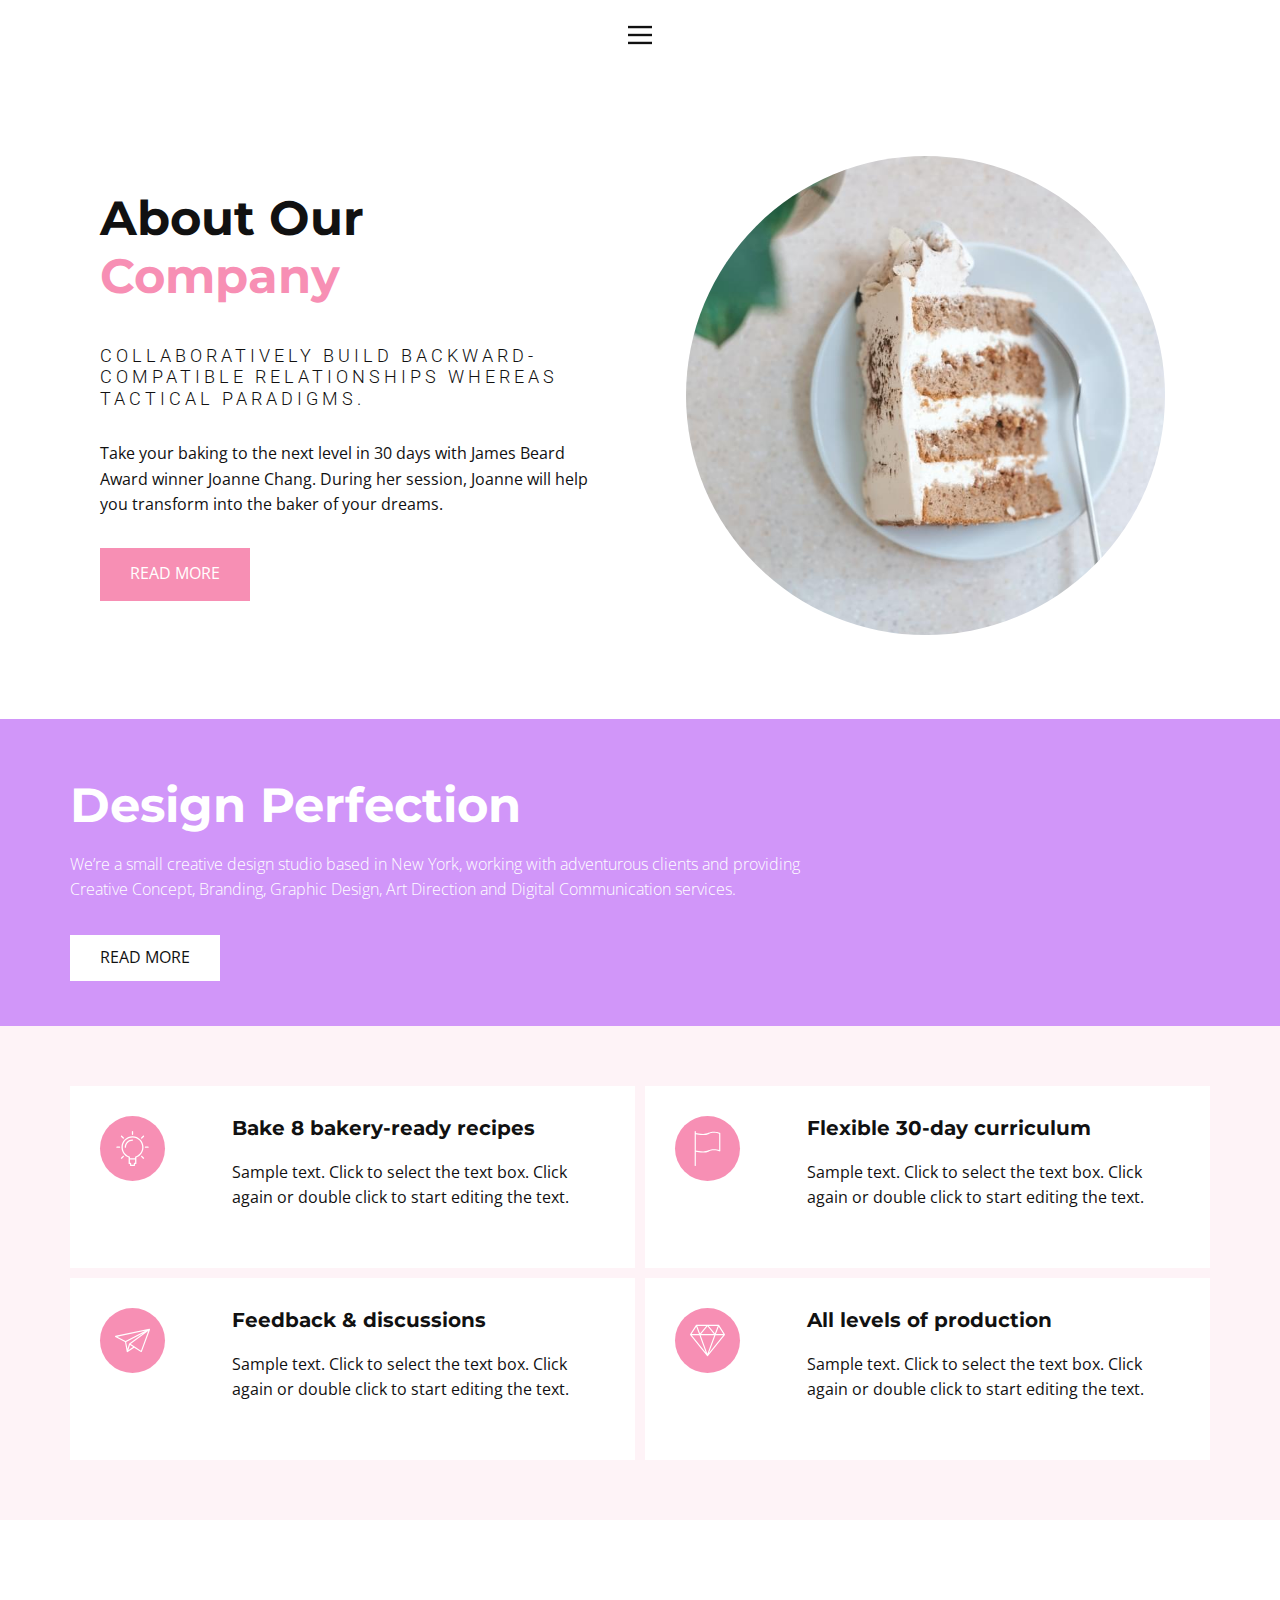
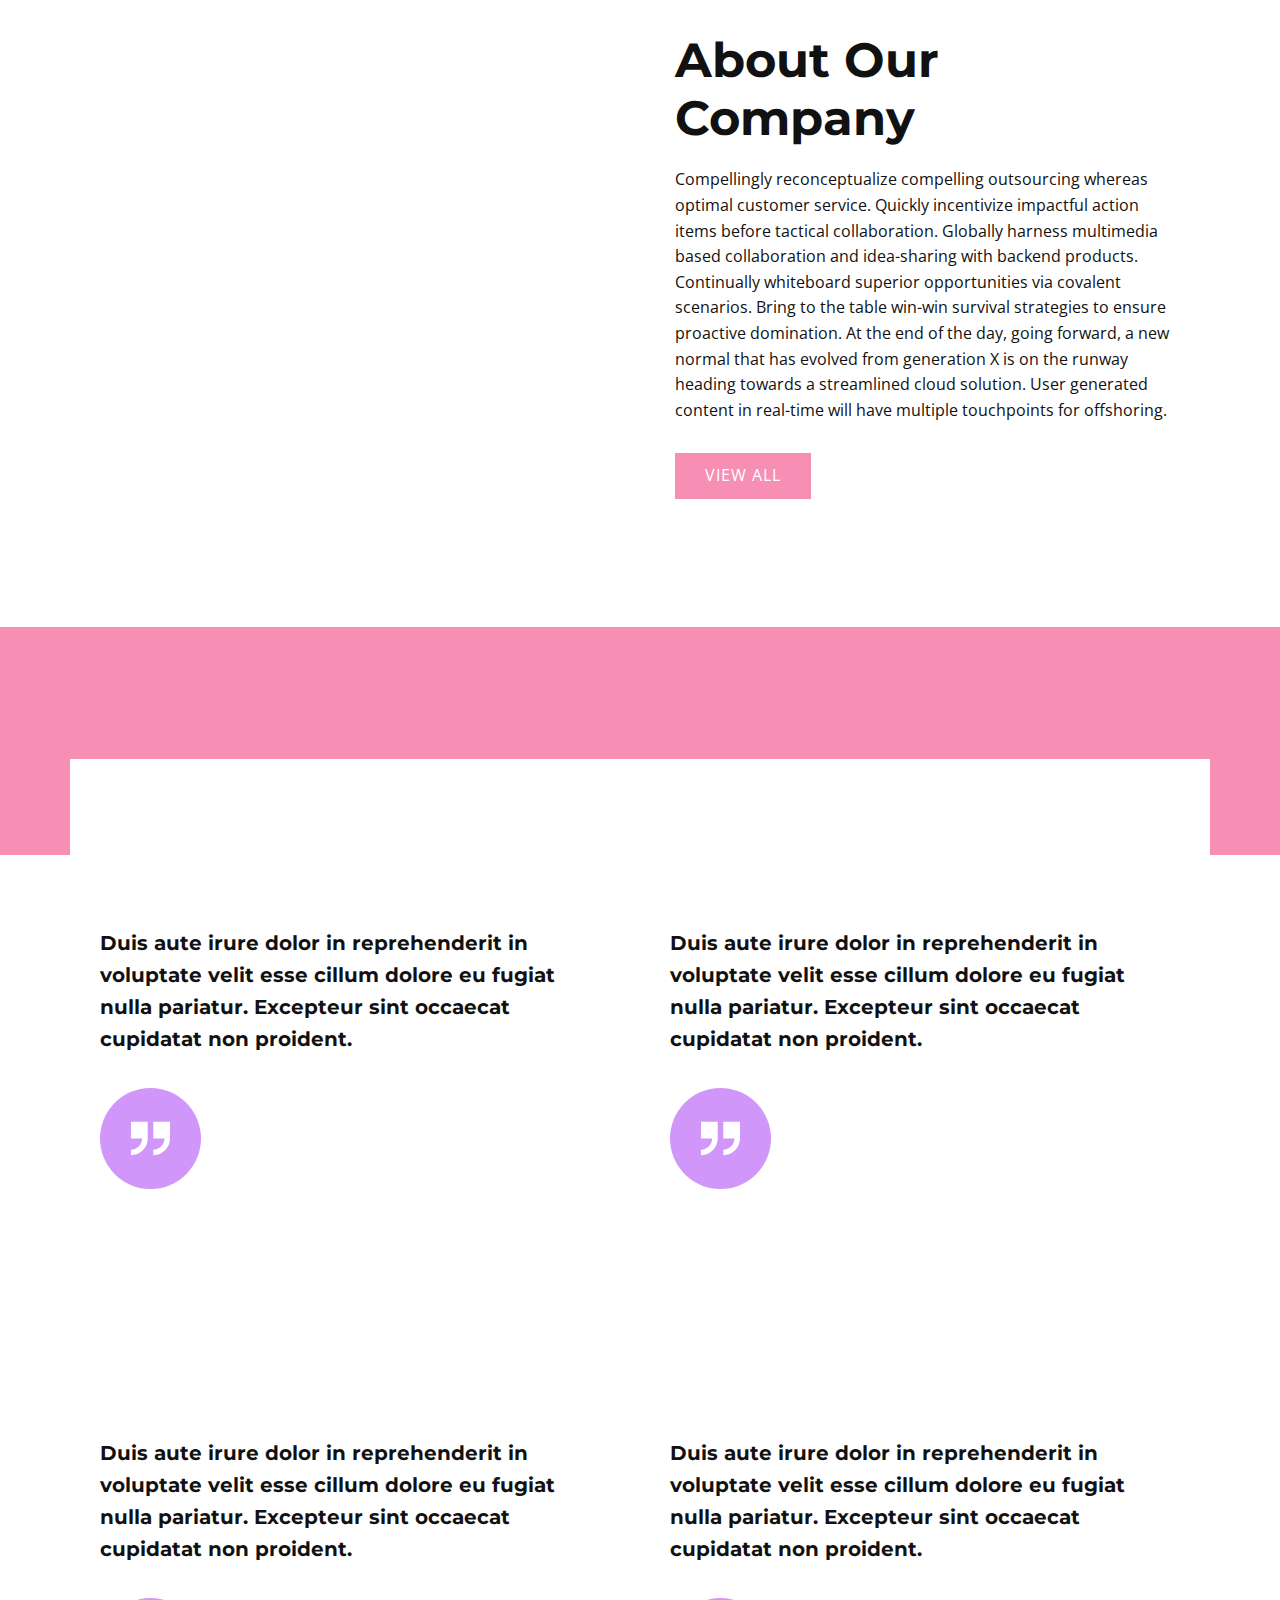
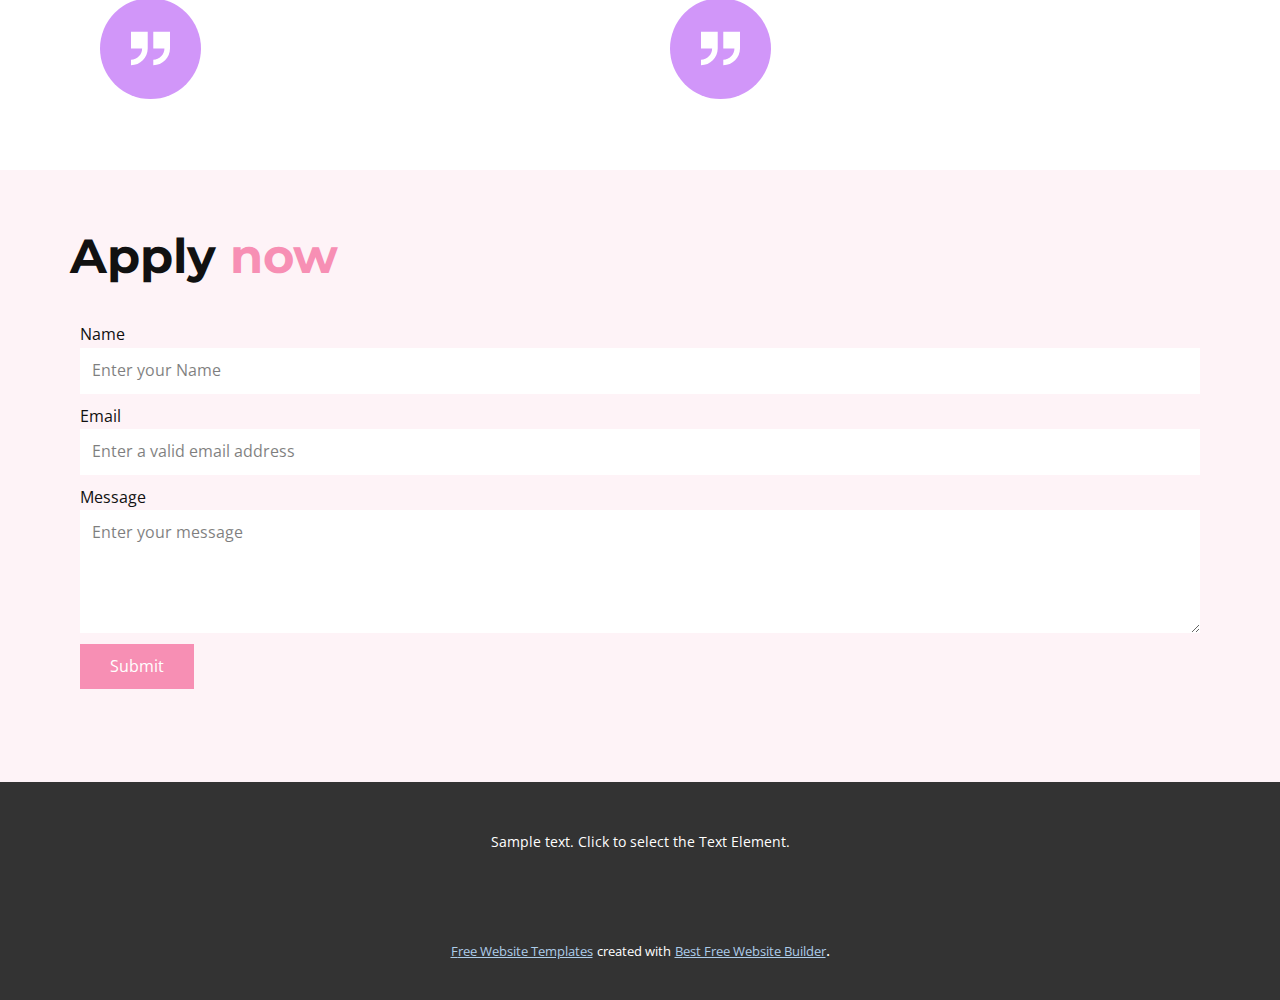
<file: Home.html>
<!DOCTYPE html>
<html style="font-size: 16px;" lang="en"><head>
    <meta name="viewport" content="width=device-width, initial-scale=1.0">
    <meta charset="utf-8">
    <meta name="keywords" content="Design Perfection, About Our Company, ​Apply now">
    <meta name="description" content="">
    <title>Home</title>
    <link rel="stylesheet" href="nicepage.css" media="screen">
<link rel="stylesheet" href="Home.css" media="screen">
    <script class="u-script" type="text/javascript" src="jquery-1.9.1.min.js" defer=""></script>
    <script class="u-script" type="text/javascript" src="nicepage.js" defer=""></script>
    <meta name="generator" content="Nicepage 5.12.8, nicepage.com">
    <meta name="referrer" content="origin">
    <link id="u-theme-google-font" rel="stylesheet" href="https://fonts.googleapis.com/css?family=Roboto:100,100i,300,300i,400,400i,500,500i,700,700i,900,900i|Open+Sans:300,300i,400,400i,500,500i,600,600i,700,700i,800,800i">
    <link id="u-page-google-font" rel="stylesheet" href="https://fonts.googleapis.com/css?family=Montserrat:100,100i,200,200i,300,300i,400,400i,500,500i,600,600i,700,700i,800,800i,900,900i">
    
    
    
    
    
    
    
    <script type="application/ld+json">{
		"@context": "http://schema.org",
		"@type": "Organization",
		"name": "",
		"url": "/"
}</script>
    <meta name="theme-color" content="#478ac9">
    <meta property="og:title" content="Home">
    <meta property="og:type" content="website">
    <link rel="canonical" href="/">
  <meta data-intl-tel-input-cdn-path="intlTelInput/"></head>
  <body class="u-body u-xl-mode" data-lang="en"><header class="u-clearfix u-header u-header" id="sec-8ea0" data-animation-name="" data-animation-duration="0" data-animation-delay="0" data-animation-direction=""><div class="u-clearfix u-sheet u-sheet-1">
        <nav class="u-align-left u-menu u-menu-hamburger u-offcanvas u-menu-1" data-responsive-from="XL">
          <div class="menu-collapse">
            <a class="u-button-style u-nav-link" href="#" style="padding: 4px 0px; font-size: calc(1em + 8px);">
              <svg class="u-svg-link" preserveAspectRatio="xMidYMin slice" viewBox="0 0 302 302" style=""><use xlink:href="#svg-5c50"></use></svg>
              <svg xmlns="http://www.w3.org/2000/svg" xmlns:xlink="http://www.w3.org/1999/xlink" version="1.1" id="svg-5c50" x="0px" y="0px" viewBox="0 0 302 302" style="enable-background:new 0 0 302 302;" xml:space="preserve" class="u-svg-content"><g><rect y="36" width="302" height="30"></rect><rect y="236" width="302" height="30"></rect><rect y="136" width="302" height="30"></rect>
</g><g></g><g></g><g></g><g></g><g></g><g></g><g></g><g></g><g></g><g></g><g></g><g></g><g></g><g></g><g></g></svg>
            </a>
          </div>
          <div class="u-nav-container">
            <ul class="u-nav u-unstyled u-nav-1"><li class="u-nav-item"><a class="u-button-style u-nav-link u-text-active-palette-1-base u-text-hover-palette-2-base" href="Home.html" style="padding: 10px 20px;">Home</a>
</li><li class="u-nav-item"><a class="u-button-style u-nav-link u-text-active-palette-1-base u-text-hover-palette-2-base" href="About.html" style="padding: 10px 20px;">About</a>
</li><li class="u-nav-item"><a class="u-button-style u-nav-link u-text-active-palette-1-base u-text-hover-palette-2-base" href="Contact.html" style="padding: 10px 20px;">Contact</a>
</li></ul>
          </div>
          <div class="u-nav-container-collapse">
            <div class="u-align-center u-black u-container-style u-inner-container-layout u-opacity u-opacity-95 u-sidenav">
              <div class="u-inner-container-layout u-sidenav-overflow">
                <div class="u-menu-close"></div>
                <ul class="u-align-center u-nav u-popupmenu-items u-unstyled u-nav-2"><li class="u-nav-item"><a class="u-button-style u-nav-link" href="Home.html">Home</a>
</li><li class="u-nav-item"><a class="u-button-style u-nav-link" href="About.html">About</a>
</li><li class="u-nav-item"><a class="u-button-style u-nav-link" href="Contact.html">Contact</a>
</li></ul>
              </div>
            </div>
            <div class="u-black u-menu-overlay u-opacity u-opacity-70"></div>
          </div>
        </nav>
      </div></header>
    <section class="u-align-center u-clearfix u-white u-section-1" id="sec-79f2">
      <div class="u-clearfix u-sheet u-sheet-1">
        <div class="u-clearfix u-expanded-width u-layout-wrap u-layout-wrap-1">
          <div class="u-layout">
            <div class="u-layout-row">
              <div class="u-container-align-center-sm u-container-align-center-xs u-container-align-left-lg u-container-align-left-md u-container-align-left-xl u-container-style u-layout-cell u-size-30 u-layout-cell-1">
                <div class="u-container-layout u-valign-middle u-container-layout-1">
                  <h3 class="u-align-center-sm u-align-center-xs u-align-left-lg u-align-left-md u-align-left-xl u-custom-font u-font-montserrat u-text u-text-1"> About Our <span class="u-text-palette-2-base">Company</span>
                  </h3>
                  <h6 class="u-align-center-sm u-align-center-xs u-align-left-lg u-align-left-md u-align-left-xl u-text u-text-default-lg u-text-default-md u-text-default-xl u-text-2"> Collaboratively build backward-compatible relationships whereas tactical paradigms.</h6>
                  <p class="u-align-center-sm u-align-center-xs u-align-left-lg u-align-left-md u-align-left-xl u-text u-text-3"> Take your baking to the next level in 30 days with James Beard Award winner Joanne Chang. During her session, Joanne will help you transform into the baker of your dreams.&nbsp;</p>
                  <a href="#" class="u-active-black u-align-center-sm u-align-center-xs u-align-left-lg u-align-left-md u-align-left-xl u-border-none u-btn u-button-style u-hover-black u-palette-2-base u-btn-1" target="_blank">read more</a>
                </div>
              </div>
              <div class="u-container-align-center u-container-style u-layout-cell u-size-30 u-layout-cell-2">
                <div class="u-container-layout u-valign-middle u-container-layout-2">
                  <img class="u-image u-image-circle u-preserve-proportions u-image-1" src="images/pexels---7810767.jpg" alt="" data-image-width="721" data-image-height="1080" data-animation-name="customAnimationIn" data-animation-duration="2000">
                </div>
              </div>
            </div>
          </div>
        </div>
      </div>
    </section>
    <section class="u-align-center u-clearfix u-container-align-center-sm u-container-align-center-xs u-container-align-left-lg u-container-align-left-md u-container-align-left-xl u-palette-4-base u-section-2" id="sec-f487">
      <div class="u-clearfix u-sheet u-sheet-1">
        <h2 class="u-align-center-sm u-align-center-xs u-align-left-lg u-align-left-md u-align-left-xl u-text u-text-default u-text-1">Design Perfection</h2>
        <p class="u-align-center-sm u-align-center-xs u-align-left-lg u-align-left-md u-align-left-xl u-text u-text-2">We’re a small creative design studio based in New York, working with adventurous clients and providing Creative Concept, Branding, Graphic Design, Art Direction and Digital Communication services.</p>
        <a href="#" class="u-align-center-sm u-align-center-xs u-align-left-lg u-align-left-md u-align-left-xl u-border-none u-btn u-button-style u-white u-btn-1"> Read More</a>
      </div>
    </section>
    <section class="u-align-center u-clearfix u-palette-2-light-3 u-section-3" id="sec-2649">
      <div class="u-clearfix u-sheet u-sheet-1">
        <div class="u-expanded-width u-list u-list-1">
          <div class="u-repeater u-repeater-1">
            <div class="u-container-style u-list-item u-repeater-item u-white u-list-item-1">
              <div class="u-container-layout u-similar-container u-container-layout-1"><span class="u-icon u-icon-circle u-palette-2-base u-icon-1"><svg class="u-svg-link" preserveAspectRatio="xMidYMin slice" viewBox="0 0 54 54" style=""><use xlink:href="#svg-2485"></use></svg><svg class="u-svg-content" viewBox="0 0 54 54" x="0px" y="0px" id="svg-2485" style="enable-background:new 0 0 54 54;"><g><path d="M27,8c-9.374,0-17,7.626-17,17c0,7.112,4.391,13.412,11,15.9V50c0,0.553,0.447,1,1,1h1v2c0,0.553,0.447,1,1,1h6
		c0.553,0,1-0.447,1-1v-2h1c0.553,0,1-0.447,1-1v-9.1c6.609-2.488,11-8.788,11-15.9C44,15.626,36.374,8,27,8z M30,49
		c-0.553,0-1,0.447-1,1v2h-4v-2c0-0.553-0.447-1-1-1h-1v-5h8v5H30z M31.688,39.242C31.277,39.377,31,39.761,31,40.192V42h-8v-1.808
		c0-0.432-0.277-0.815-0.688-0.95C16.145,37.214,12,31.49,12,25c0-8.271,6.729-15,15-15s15,6.729,15,15
		C42,31.49,37.855,37.214,31.688,39.242z"></path><path d="M27,6c0.553,0,1-0.447,1-1V1c0-0.553-0.447-1-1-1s-1,0.447-1,1v4C26,5.553,26.447,6,27,6z"></path><path d="M51,24h-4c-0.553,0-1,0.447-1,1s0.447,1,1,1h4c0.553,0,1-0.447,1-1S51.553,24,51,24z"></path><path d="M7,24H3c-0.553,0-1,0.447-1,1s0.447,1,1,1h4c0.553,0,1-0.447,1-1S7.553,24,7,24z"></path><path d="M43.264,7.322l-2.828,2.828c-0.391,0.391-0.391,1.023,0,1.414c0.195,0.195,0.451,0.293,0.707,0.293
		s0.512-0.098,0.707-0.293l2.828-2.828c0.391-0.391,0.391-1.023,0-1.414S43.654,6.932,43.264,7.322z"></path><path d="M12.15,38.436l-2.828,2.828c-0.391,0.391-0.391,1.023,0,1.414c0.195,0.195,0.451,0.293,0.707,0.293
		s0.512-0.098,0.707-0.293l2.828-2.828c0.391-0.391,0.391-1.023,0-1.414S12.541,38.045,12.15,38.436z"></path><path d="M41.85,38.436c-0.391-0.391-1.023-0.391-1.414,0s-0.391,1.023,0,1.414l2.828,2.828c0.195,0.195,0.451,0.293,0.707,0.293
		s0.512-0.098,0.707-0.293c0.391-0.391,0.391-1.023,0-1.414L41.85,38.436z"></path><path d="M12.15,11.564c0.195,0.195,0.451,0.293,0.707,0.293s0.512-0.098,0.707-0.293c0.391-0.391,0.391-1.023,0-1.414l-2.828-2.828
		c-0.391-0.391-1.023-0.391-1.414,0s-0.391,1.023,0,1.414L12.15,11.564z"></path><path d="M27,13c-6.617,0-12,5.383-12,12c0,0.553,0.447,1,1,1s1-0.447,1-1c0-5.514,4.486-10,10-10c0.553,0,1-0.447,1-1
		S27.553,13,27,13z"></path>
</g></svg>
            
            
          </span>
                <div class="u-container-style u-group u-group-1">
                  <div class="u-container-layout u-valign-top u-container-layout-2">
                    <h5 class="u-text u-text-1"> Bake 8 bakery-ready recipes</h5>
                    <p class="u-text u-text-2">Sample text. Click to select the text box. Click again or double click to start editing the text.</p>
                  </div>
                </div>
              </div>
            </div>
            <div class="u-container-style u-list-item u-repeater-item u-white u-list-item-2">
              <div class="u-container-layout u-similar-container u-container-layout-3"><span class="u-icon u-icon-circle u-palette-2-base u-icon-2"><svg class="u-svg-link" preserveAspectRatio="xMidYMin slice" viewBox="0 0 60 60" style=""><use xlink:href="#svg-a295"></use></svg><svg class="u-svg-content" viewBox="0 0 60 60" x="0px" y="0px" id="svg-a295" style="enable-background:new 0 0 60 60;"><path d="M51.371,3.146c-0.459-0.185-11.359-4.452-19.84,0.045C24.811,6.758,13.015,4.082,10,3.308V1c0-0.553-0.447-1-1-1  S8,0.447,8,1v3c0,0.014,0.007,0.026,0.008,0.04C8.008,4.052,8,4.062,8,4.074V33v1.074V59c0,0.553,0.447,1,1,1s1-0.447,1-1V35.375  c2.273,0.567,7.227,1.632,12.368,1.632c3.557,0,7.2-0.511,10.101-2.049c7.652-4.061,18.056,0.004,18.16,0.045  c0.309,0.124,0.657,0.086,0.932-0.102C51.835,34.716,52,34.406,52,34.074v-30C52,3.665,51.751,3.298,51.371,3.146z M50,32.665  c-3.26-1.038-11.646-3.096-18.469,0.525C24.812,36.756,13.02,34.082,10,33.308V33V5.375c3.853,0.961,15.381,3.343,22.469-0.417  C39.035,1.475,47.627,3.973,50,4.777V32.665z"></path></svg>
            
            
          </span>
                <div class="u-container-style u-group u-video-cover u-group-2">
                  <div class="u-container-layout u-valign-top u-container-layout-4">
                    <h5 class="u-text u-text-default u-text-3"> Flexible 30-day curriculum</h5>
                    <p class="u-text u-text-default u-text-4">Sample text. Click to select the text box. Click again or double click to start editing the text.</p>
                  </div>
                </div>
              </div>
            </div>
            <div class="u-container-style u-list-item u-repeater-item u-white u-list-item-3">
              <div class="u-container-layout u-similar-container u-container-layout-5"><span class="u-icon u-icon-circle u-palette-2-base u-icon-3"><svg class="u-svg-link" preserveAspectRatio="xMidYMin slice" viewBox="0 0 60.062 60.062" style=""><use xlink:href="#svg-8260"></use></svg><svg class="u-svg-content" viewBox="0 0 60.062 60.062" x="0px" y="0px" id="svg-8260" style="enable-background:new 0 0 60.062 60.062;"><path d="M60.046,11.196c0.004-0.024,0.011-0.048,0.013-0.072c0.007-0.074-0.001-0.149-0.01-0.224  c-0.002-0.019,0.001-0.037-0.002-0.056c-0.018-0.099-0.051-0.196-0.1-0.289c-0.008-0.016-0.019-0.031-0.028-0.047  c-0.002-0.002-0.002-0.005-0.003-0.008c-0.001-0.002-0.004-0.003-0.005-0.006c-0.007-0.011-0.013-0.023-0.02-0.033  c-0.062-0.091-0.137-0.166-0.221-0.23c-0.019-0.014-0.041-0.022-0.061-0.035c-0.074-0.049-0.152-0.089-0.236-0.116  c-0.037-0.012-0.074-0.018-0.112-0.025c-0.073-0.015-0.146-0.022-0.222-0.02c-0.04,0.001-0.078,0.003-0.118,0.009  c-0.026,0.004-0.051,0-0.077,0.006L0.798,22.046c-0.413,0.086-0.729,0.421-0.788,0.839s0.15,0.828,0.523,1.025l16.632,8.773  l2.917,16.187c-0.002,0.012,0.001,0.025,0,0.037c-0.01,0.08-0.011,0.158-0.001,0.237c0.005,0.04,0.01,0.078,0.02,0.117  c0.023,0.095,0.06,0.184,0.11,0.268c0.01,0.016,0.01,0.035,0.021,0.051c0.003,0.005,0.008,0.009,0.012,0.013  c0.013,0.019,0.031,0.034,0.046,0.053c0.047,0.058,0.096,0.111,0.152,0.156c0.009,0.007,0.015,0.018,0.025,0.025  c0.015,0.011,0.032,0.014,0.047,0.024c0.061,0.04,0.124,0.073,0.191,0.099c0.027,0.01,0.052,0.022,0.08,0.03  c0.09,0.026,0.183,0.044,0.277,0.044c0.001,0,0.002,0,0.003,0h0c0,0,0,0,0,0c0.004,0,0.008-0.002,0.012-0.002  c0.017,0.001,0.034,0.002,0.051,0.002c0.277,0,0.527-0.124,0.712-0.315l11.079-7.386l11.6,7.54c0.164,0.106,0.354,0.161,0.545,0.161  c0.105,0,0.212-0.017,0.315-0.051c0.288-0.096,0.518-0.318,0.623-0.604l13.996-37.989c0.013-0.034,0.024-0.069,0.033-0.105  c0.004-0.015,0.005-0.03,0.008-0.044C60.042,11.22,60.044,11.208,60.046,11.196z M48.464,17.579L24.471,35.22  c-0.039,0.029-0.07,0.065-0.104,0.099c-0.013,0.012-0.026,0.022-0.037,0.035c-0.021,0.023-0.04,0.046-0.059,0.071  c-0.018,0.024-0.032,0.049-0.048,0.074c-0.037,0.06-0.068,0.122-0.092,0.188c-0.005,0.013-0.013,0.023-0.017,0.036  c-0.001,0.004-0.005,0.006-0.006,0.01l-2.75,8.937l-2.179-12.091L48.464,17.579z M22.908,46.594l2.726-9.004l4.244,2.759  l1.214,0.789l-4.124,2.749L22.908,46.594z M52.044,13.498L18.071,30.899l-14.14-7.458L52.044,13.498z M44.559,47.504L29.154,37.492  l-2.333-1.517l30.154-22.172L44.559,47.504z"></path></svg>
            
            
          </span>
                <div class="u-container-style u-group u-video-cover u-group-3">
                  <div class="u-container-layout u-valign-top u-container-layout-6">
                    <h5 class="u-text u-text-default u-text-5"> Feedback &amp; discussions</h5>
                    <p class="u-text u-text-default u-text-6">Sample text. Click to select the text box. Click again or double click to start editing the text.</p>
                  </div>
                </div>
              </div>
            </div>
            <div class="u-container-style u-list-item u-repeater-item u-white u-list-item-4">
              <div class="u-container-layout u-similar-container u-container-layout-7"><span class="u-icon u-icon-circle u-palette-2-base u-icon-4"><svg class="u-svg-link" preserveAspectRatio="xMidYMin slice" viewBox="0 0 59.986 59.986" style=""><use xlink:href="#svg-7ae8"></use></svg><svg class="u-svg-content" viewBox="0 0 59.986 59.986" x="0px" y="0px" id="svg-7ae8" style="enable-background:new 0 0 59.986 59.986;"><path d="M59.972,20.164c0.007-0.041,0.011-0.081,0.013-0.123c0.002-0.049,0.001-0.096-0.003-0.145  c-0.004-0.042-0.01-0.082-0.02-0.123c-0.011-0.048-0.026-0.094-0.044-0.14c-0.009-0.024-0.011-0.049-0.022-0.072  c-0.008-0.017-0.022-0.03-0.031-0.047c-0.009-0.017-0.013-0.035-0.023-0.052l-10-16c-0.046-0.073-0.1-0.139-0.161-0.197  c-0.001-0.001-0.002-0.001-0.003-0.002c-0.086-0.081-0.188-0.139-0.297-0.185c-0.014-0.006-0.023-0.018-0.038-0.024  c-0.011-0.004-0.023-0.002-0.034-0.005c-0.101-0.034-0.205-0.057-0.314-0.057h-38c-0.108,0-0.211,0.023-0.31,0.056  c-0.011,0.003-0.022,0.001-0.032,0.005c-0.015,0.005-0.024,0.017-0.038,0.023c-0.104,0.043-0.202,0.099-0.287,0.175  c-0.005,0.005-0.012,0.008-0.017,0.012c-0.062,0.058-0.117,0.125-0.163,0.198l-10,16c-0.01,0.016-0.014,0.035-0.023,0.052  c-0.009,0.017-0.023,0.03-0.031,0.047c-0.011,0.023-0.013,0.048-0.023,0.072c-0.018,0.046-0.033,0.092-0.044,0.14  c-0.009,0.041-0.016,0.082-0.02,0.124C0,19.945-0.001,19.993,0.001,20.041c0.002,0.042,0.006,0.082,0.013,0.123  c0.008,0.048,0.021,0.095,0.037,0.142c0.013,0.039,0.027,0.077,0.045,0.115c0.009,0.018,0.012,0.038,0.022,0.056  c0.016,0.029,0.04,0.051,0.058,0.078c0.014,0.021,0.022,0.044,0.039,0.064l28.989,35.986c0.002,0.003,0.004,0.005,0.006,0.007  l0.005,0.007c0.003,0.004,0.008,0.005,0.011,0.009c0.082,0.099,0.184,0.174,0.295,0.234c0.03,0.016,0.058,0.03,0.089,0.043  c0.121,0.051,0.249,0.087,0.383,0.087c0.114,0,0.229-0.02,0.343-0.061c0.017-0.006,0.028-0.02,0.045-0.027  c0.051-0.021,0.091-0.055,0.137-0.084c0.076-0.048,0.147-0.098,0.206-0.163c0.014-0.015,0.035-0.022,0.048-0.038l29-36  c0.016-0.02,0.024-0.044,0.039-0.064c0.019-0.027,0.042-0.049,0.058-0.078c0.01-0.018,0.013-0.038,0.022-0.056  c0.018-0.038,0.032-0.075,0.045-0.115C59.95,20.259,59.964,20.213,59.972,20.164z M32.095,4.993h15.459l-4.86,13.045L32.095,4.993z   M40.892,18.993H19.095L29.993,5.58L40.892,18.993z M17.222,18.125L12.423,4.993h15.469L17.222,18.125z M41.593,20.993  L29.818,52.599L18.269,20.993H41.593z M49.221,6.246l7.967,12.748H44.472L49.221,6.246z M10.756,6.259l4.653,12.734H2.798  L10.756,6.259z M16.14,20.993l10.839,29.664L3.083,20.993H16.14z M32.39,51.423l11.337-30.43h13.176L32.39,51.423z"></path></svg>
            
            
          </span>
                <div class="u-container-style u-group u-video-cover u-group-4">
                  <div class="u-container-layout u-valign-top u-container-layout-8">
                    <h5 class="u-text u-text-default u-text-7"> All levels of production</h5>
                    <p class="u-text u-text-default u-text-8">Sample text. Click to select the text box. Click again or double click to start editing the text.</p>
                  </div>
                </div>
              </div>
            </div>
          </div>
        </div>
      </div>
    </section>
    <section class="u-clearfix u-section-4" id="sec-871d">
      <div class="u-clearfix u-sheet u-sheet-1">
        <div class="u-clearfix u-expanded-width u-gutter-10 u-layout-wrap u-layout-wrap-1">
          <div class="u-gutter-0 u-layout">
            <div class="u-layout-row">
              <div class="u-size-30 u-size-60-md">
                <div class="u-layout-col">
                  <div class="u-size-30">
                    <div class="u-layout-row">
                      <div class="u-container-align-center u-container-style u-layout-cell u-left-cell u-size-30 u-layout-cell-1">
                        <div class="u-container-layout u-valign-middle u-container-layout-1">
                          <div class="u-image u-image-circle u-image-1" data-image-width="1080" data-image-height="1920" data-animation-name="customAnimationIn" data-animation-duration="2000"></div>
                        </div>
                      </div>
                      <div class="u-container-align-center u-container-style u-layout-cell u-size-30 u-layout-cell-2">
                        <div class="u-container-layout u-valign-middle u-container-layout-2">
                          <div class="u-image u-image-circle u-image-2" data-image-width="1080" data-image-height="1920" data-animation-name="customAnimationIn" data-animation-duration="2000"></div>
                        </div>
                      </div>
                    </div>
                  </div>
                  <div class="u-size-30">
                    <div class="u-layout-row">
                      <div class="u-container-align-center u-container-style u-layout-cell u-left-cell u-size-30 u-layout-cell-3">
                        <div class="u-container-layout u-valign-middle u-container-layout-3">
                          <div class="u-image u-image-circle u-image-3" data-image-width="1080" data-image-height="1920" data-animation-name="customAnimationIn" data-animation-duration="2000"></div>
                        </div>
                      </div>
                      <div class="u-container-align-center u-container-style u-layout-cell u-size-30 u-layout-cell-4">
                        <div class="u-container-layout u-valign-middle u-container-layout-4">
                          <div class="u-image u-image-circle u-image-4" data-image-width="1080" data-image-height="1920" data-animation-name="customAnimationIn" data-animation-duration="2000"></div>
                        </div>
                      </div>
                    </div>
                  </div>
                </div>
              </div>
              <div class="u-size-30 u-size-60-md">
                <div class="u-layout-col">
                  <div class="u-align-left u-container-align-center-sm u-container-align-center-xs u-container-style u-layout-cell u-right-cell u-size-60 u-layout-cell-5">
                    <div class="u-container-layout u-valign-middle u-container-layout-5">
                      <h2 class="u-align-center-sm u-align-center-xs u-text u-text-1">About Our Company</h2>
                      <p class="u-align-center-sm u-align-center-xs u-text u-text-2">Compellingly reconceptualize compelling outsourcing whereas optimal customer service. Quickly incentivize impactful action items before tactical collaboration.&nbsp;Globally harness multimedia based collaboration
                                            and idea-sharing with backend products. Continually whiteboard superior opportunities via covalent scenarios.&nbsp;Bring to the table win-win survival strategies to ensure proactive domination. At the end of
                                            the day, going forward, a new normal that has evolved from generation X is on the runway heading towards a streamlined cloud solution. User generated content in real-time will have multiple touchpoints for offshoring.</p>
                      <a href="#" class="u-align-center-sm u-align-center-xs u-border-none u-btn u-button-style u-hover-palette-4-base u-palette-2-base u-btn-1">view all</a>
                    </div>
                  </div>
                </div>
              </div>
            </div>
          </div>
        </div>
      </div>
    </section>
    <section class="u-align-center u-clearfix u-section-5" id="carousel_46b8">
      <div class="u-expanded-width u-palette-2-base u-shape u-shape-rectangle u-shape-1"></div>
      <div class="u-list u-list-1">
        <div class="u-repeater u-repeater-1">
          <div class="u-align-center u-container-align-center-sm u-container-align-center-xs u-container-align-left-lg u-container-align-left-md u-container-align-left-xl u-container-style u-custom-item u-list-item u-repeater-item u-shape-rectangle u-white">
            <div class="u-container-layout u-similar-container u-container-layout-1">
              <div class="u-image u-image-circle u-image-1" data-image-width="1500" data-image-height="1000"></div>
              <h5 class="u-align-center-sm u-align-center-xs u-align-left-lg u-align-left-md u-align-left-xl u-text u-text-1"> Duis aute irure dolor in reprehenderit in voluptate velit esse cillum dolore eu fugiat nulla pariatur. Excepteur sint occaecat cupidatat non proident.</h5><span class="u-align-center-sm u-align-center-xs u-align-left-lg u-align-left-md u-align-left-xl u-icon u-icon-circle u-palette-4-base u-text-white u-icon-1" data-animation-name="" data-animation-duration="0" data-animation-delay="0" data-animation-direction=""><svg class="u-svg-link" preserveAspectRatio="xMidYMin slice" viewBox="0 0 409.294 409.294" style=""><use xlink:href="#svg-6369"></use></svg><svg class="u-svg-content" viewBox="0 0 409.294 409.294" id="svg-6369"><path d="m233.882 29.235v175.412h116.941c0 64.48-52.461 116.941-116.941 116.941v58.471c96.728 0 175.412-78.684 175.412-175.412v-175.412z"></path><path d="m0 204.647h116.941c0 64.48-52.461 116.941-116.941 116.941v58.471c96.728 0 175.412-78.684 175.412-175.412v-175.412h-175.412z"></path></svg></span>
            </div>
          </div>
          <div class="u-align-center u-container-align-center-sm u-container-align-center-xs u-container-align-left-lg u-container-align-left-md u-container-align-left-xl u-container-style u-custom-item u-list-item u-repeater-item u-shape-rectangle u-white">
            <div class="u-container-layout u-similar-container u-container-layout-2">
              <div class="u-image u-image-circle u-image-2" data-image-width="1500" data-image-height="1000"></div>
              <h5 class="u-align-center-sm u-align-center-xs u-align-left-lg u-align-left-md u-align-left-xl u-text u-text-2"> Duis aute irure dolor in reprehenderit in voluptate velit esse cillum dolore eu fugiat nulla pariatur. Excepteur sint occaecat cupidatat non proident.</h5><span class="u-align-center-sm u-align-center-xs u-align-left-lg u-align-left-md u-align-left-xl u-icon u-icon-circle u-palette-4-base u-text-white u-icon-2" data-animation-name="" data-animation-duration="0" data-animation-delay="0" data-animation-direction=""><svg class="u-svg-link" preserveAspectRatio="xMidYMin slice" viewBox="0 0 409.294 409.294" style=""><use xlink:href="#svg-ae01"></use></svg><svg class="u-svg-content" viewBox="0 0 409.294 409.294" id="svg-ae01"><path d="m233.882 29.235v175.412h116.941c0 64.48-52.461 116.941-116.941 116.941v58.471c96.728 0 175.412-78.684 175.412-175.412v-175.412z"></path><path d="m0 204.647h116.941c0 64.48-52.461 116.941-116.941 116.941v58.471c96.728 0 175.412-78.684 175.412-175.412v-175.412h-175.412z"></path></svg></span>
            </div>
          </div>
          <div class="u-align-center u-container-align-center-sm u-container-align-center-xs u-container-align-left-lg u-container-align-left-md u-container-align-left-xl u-container-style u-custom-item u-list-item u-repeater-item u-shape-rectangle u-white">
            <div class="u-container-layout u-similar-container u-container-layout-3">
              <div class="u-image u-image-circle u-image-3" data-image-width="2247" data-image-height="1500"></div>
              <h5 class="u-align-center-sm u-align-center-xs u-align-left-lg u-align-left-md u-align-left-xl u-text u-text-3"> Duis aute irure dolor in reprehenderit in voluptate velit esse cillum dolore eu fugiat nulla pariatur. Excepteur sint occaecat cupidatat non proident.</h5><span class="u-align-center-sm u-align-center-xs u-align-left-lg u-align-left-md u-align-left-xl u-icon u-icon-circle u-palette-4-base u-text-white u-icon-3" data-animation-name="" data-animation-duration="0" data-animation-delay="0" data-animation-direction=""><svg class="u-svg-link" preserveAspectRatio="xMidYMin slice" viewBox="0 0 409.294 409.294" style=""><use xlink:href="#svg-3762"></use></svg><svg class="u-svg-content" viewBox="0 0 409.294 409.294" id="svg-3762"><path d="m233.882 29.235v175.412h116.941c0 64.48-52.461 116.941-116.941 116.941v58.471c96.728 0 175.412-78.684 175.412-175.412v-175.412z"></path><path d="m0 204.647h116.941c0 64.48-52.461 116.941-116.941 116.941v58.471c96.728 0 175.412-78.684 175.412-175.412v-175.412h-175.412z"></path></svg></span>
            </div>
          </div>
          <div class="u-align-center u-container-align-center-sm u-container-align-center-xs u-container-align-left-lg u-container-align-left-md u-container-align-left-xl u-container-style u-custom-item u-list-item u-repeater-item u-shape-rectangle u-white">
            <div class="u-container-layout u-similar-container u-container-layout-4">
              <div class="u-image u-image-circle u-image-4" data-image-width="1000" data-image-height="1500"></div>
              <h5 class="u-align-center-sm u-align-center-xs u-align-left-lg u-align-left-md u-align-left-xl u-text u-text-4"> Duis aute irure dolor in reprehenderit in voluptate velit esse cillum dolore eu fugiat nulla pariatur. Excepteur sint occaecat cupidatat non proident.</h5><span class="u-align-center-sm u-align-center-xs u-align-left-lg u-align-left-md u-align-left-xl u-icon u-icon-circle u-palette-4-base u-text-white u-icon-4" data-animation-name="" data-animation-duration="0" data-animation-delay="0" data-animation-direction=""><svg class="u-svg-link" preserveAspectRatio="xMidYMin slice" viewBox="0 0 409.294 409.294" style=""><use xlink:href="#svg-3762"></use></svg><svg class="u-svg-content" viewBox="0 0 409.294 409.294" id="svg-3762"><path d="m233.882 29.235v175.412h116.941c0 64.48-52.461 116.941-116.941 116.941v58.471c96.728 0 175.412-78.684 175.412-175.412v-175.412z"></path><path d="m0 204.647h116.941c0 64.48-52.461 116.941-116.941 116.941v58.471c96.728 0 175.412-78.684 175.412-175.412v-175.412h-175.412z"></path></svg></span>
            </div>
          </div>
        </div>
      </div>
    </section>
    <section class="u-clearfix u-container-align-center-sm u-container-align-center-xs u-palette-2-light-3 u-section-6" id="sec-53d0">
      <div class="u-clearfix u-sheet u-sheet-1">
        <h2 class="u-align-center-sm u-align-center-xs u-custom-font u-font-montserrat u-text u-text-default u-text-1"> Apply <span class="u-text-palette-2-base">now</span>
        </h2>
        <div class="u-expanded-width u-form u-form-1">
          <form action="#" class="u-clearfix u-form-spacing-10 u-form-vertical u-inner-form" source="email" name="form" style="padding: 10px;">
            <div class="u-form-group u-form-name">
              <label for="name-61f0" class="u-label">Name</label>
              <input type="text" placeholder="Enter your Name" id="name-61f0" name="name" class="u-border-none u-input u-input-rectangle" required="" fdprocessedid="2a9h9">
            </div>
            <div class="u-form-email u-form-group">
              <label for="email-61f0" class="u-label">Email</label>
              <input type="email" placeholder="Enter a valid email address" id="email-61f0" name="email" class="u-border-none u-input u-input-rectangle" required="" fdprocessedid="s402xc">
            </div>
            <div class="u-form-group u-form-message">
              <label for="message-61f0" class="u-label">Message</label>
              <textarea placeholder="Enter your message" rows="4" cols="50" id="message-61f0" name="message" class="u-border-none u-input u-input-rectangle" required=""></textarea>
            </div>
            <div class="u-align-left u-form-group u-form-submit">
              <a href="#" class="u-border-none u-btn u-btn-submit u-button-style u-palette-2-base u-btn-1">Submit</a>
              <input type="submit" value="submit" class="u-form-control-hidden">
            </div>
            <div class="u-form-send-message u-form-send-success"> Thank you! Your message has been sent. </div>
            <div class="u-form-send-error u-form-send-message"> Unable to send your message. Please fix errors then try again. </div>
            <input type="hidden" value="" name="recaptchaResponse">
            <input type="hidden" name="formServices" value="fe7c536e2c7786c5c5b21cdb07d15627">
          </form>
        </div>
      </div>
    </section>
    
    
    <footer class="u-align-center u-clearfix u-footer u-grey-80 u-footer" id="sec-1e54"><div class="u-clearfix u-sheet u-sheet-1">
        <p class="u-small-text u-text u-text-variant u-text-1">Sample text. Click to select the Text Element.</p>
      </div></footer>
    <section class="u-backlink u-clearfix u-grey-80">
      <a class="u-link" href="#" target="_blank">
        <span>Free Website Templates</span>
      </a>
      <p class="u-text">
        <span>created with</span>
      </p>
      <a class="u-link" href="#" target="_blank">
        <span>Best Free Website Builder</span>
      </a>. 
    </section>
  
</body></html>
</file>
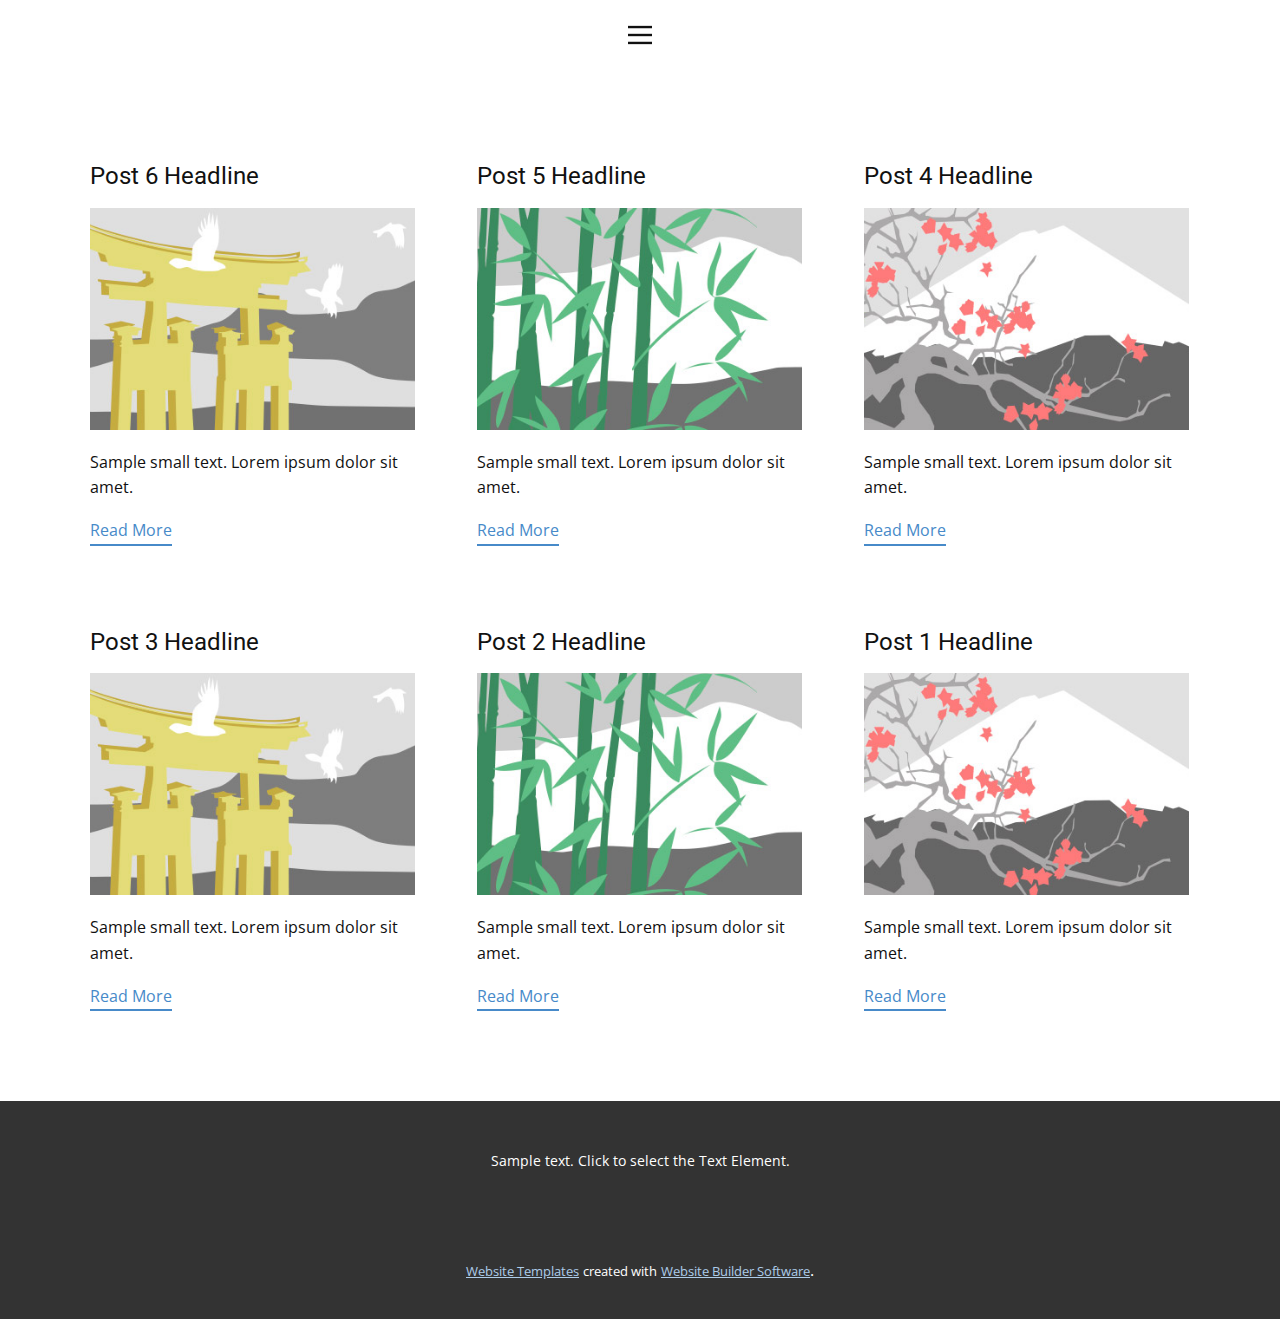
<file: blog/blog.html>
<!DOCTYPE html>
<html style="font-size: 16px;" lang="en"><head>
    <meta name="viewport" content="width=device-width, initial-scale=1.0">
    <meta charset="utf-8">
    <meta name="keywords" content="">
    <meta name="description" content="">
    <title>Blog Template</title>
    <link rel="stylesheet" href="../nicepage.css" media="screen">
<link rel="stylesheet" href="../Blog-Template.css" media="screen">
    <script class="u-script" type="text/javascript" src="../jquery-1.9.1.min.js" defer=""></script>
    <script class="u-script" type="text/javascript" src="../nicepage.js" defer=""></script>
    <meta name="generator" content="Nicepage 5.12.8, nicepage.com">
    <link id="u-theme-google-font" rel="stylesheet" href="https://fonts.googleapis.com/css?family=Roboto:100,100i,300,300i,400,400i,500,500i,700,700i,900,900i|Open+Sans:300,300i,400,400i,500,500i,600,600i,700,700i,800,800i">
    
    
    <script type="application/ld+json">{
		"@context": "http://schema.org",
		"@type": "Organization",
		"name": ""
}</script>
    <meta name="theme-color" content="#478ac9">
  <meta data-intl-tel-input-cdn-path="intlTelInput/"></head>
  <body class="u-body u-xl-mode" data-lang="en"><header class="u-clearfix u-header u-header" id="sec-8ea0" data-animation-name="" data-animation-duration="0" data-animation-delay="0" data-animation-direction=""><div class="u-clearfix u-sheet u-sheet-1">
        <nav class="u-align-left u-menu u-menu-hamburger u-offcanvas u-menu-1" data-responsive-from="XL">
          <div class="menu-collapse">
            <a class="u-button-style u-nav-link" href="#" style="padding: 4px 0px; font-size: calc(1em + 8px);">
              <svg class="u-svg-link" preserveAspectRatio="xMidYMin slice" viewBox="0 0 302 302" style=""><use xlink:href="#svg-5c50"></use></svg>
              <svg xmlns="http://www.w3.org/2000/svg" xmlns:xlink="http://www.w3.org/1999/xlink" version="1.1" id="svg-5c50" x="0px" y="0px" viewBox="0 0 302 302" style="enable-background:new 0 0 302 302;" xml:space="preserve" class="u-svg-content"><g><rect y="36" width="302" height="30"></rect><rect y="236" width="302" height="30"></rect><rect y="136" width="302" height="30"></rect>
</g><g></g><g></g><g></g><g></g><g></g><g></g><g></g><g></g><g></g><g></g><g></g><g></g><g></g><g></g><g></g></svg>
            </a>
          </div>
          <div class="u-nav-container">
            <ul class="u-nav u-unstyled u-nav-1"><li class="u-nav-item"><a class="u-button-style u-nav-link u-text-active-palette-1-base u-text-hover-palette-2-base" href="../Home.html" style="padding: 10px 20px;">Home</a>
</li><li class="u-nav-item"><a class="u-button-style u-nav-link u-text-active-palette-1-base u-text-hover-palette-2-base" href="../About.html" style="padding: 10px 20px;">About</a>
</li><li class="u-nav-item"><a class="u-button-style u-nav-link u-text-active-palette-1-base u-text-hover-palette-2-base" href="../Contact.html" style="padding: 10px 20px;">Contact</a>
</li></ul>
          </div>
          <div class="u-nav-container-collapse">
            <div class="u-align-center u-black u-container-style u-inner-container-layout u-opacity u-opacity-95 u-sidenav">
              <div class="u-inner-container-layout u-sidenav-overflow">
                <div class="u-menu-close"></div>
                <ul class="u-align-center u-nav u-popupmenu-items u-unstyled u-nav-2"><li class="u-nav-item"><a class="u-button-style u-nav-link" href="../Home.html">Home</a>
</li><li class="u-nav-item"><a class="u-button-style u-nav-link" href="../About.html">About</a>
</li><li class="u-nav-item"><a class="u-button-style u-nav-link" href="../Contact.html">Contact</a>
</li></ul>
              </div>
            </div>
            <div class="u-black u-menu-overlay u-opacity u-opacity-70"></div>
          </div>
        </nav>
      </div></header>
    <section class="u-clearfix u-section-1" id="sec-7122">
      <div class="u-clearfix u-sheet u-valign-middle u-sheet-1"><!--blog--><!--blog_options_json--><!--{"type":"Recent","source":"","tags":"","count":""}--><!--/blog_options_json-->
        <div class="u-blog u-expanded-width u-repeater u-repeater-1"><!--blog_post-->
          <div class="u-blog-post u-container-style u-repeater-item u-white u-repeater-item-1">
            <div class="u-container-layout u-similar-container u-valign-top u-container-layout-1"><!--blog_post_header-->
              <h4 class="u-blog-control u-text u-text-1">
                <a class="u-post-header-link" href="../blog/post-5.html">Post 6 Headline</a>
              </h4><!--/blog_post_header--><!--blog_post_image-->
              <a class="u-post-header-link" href="../blog/post-5.html"><img alt="" class="u-blog-control u-expanded-width u-image u-image-default u-image-1" src="../images/8ad73f3c.jpeg"></a><!--/blog_post_image--><!--blog_post_content-->
              <div class="u-blog-control u-post-content u-text u-text-2 fr-view">Sample small text. Lorem ipsum dolor sit amet.</div><!--/blog_post_content--><!--blog_post_readmore-->
              <a href="../blog/post-5.html" class="u-blog-control u-border-2 u-border-palette-1-base u-btn u-btn-rectangle u-button-style u-none u-btn-1"><!--blog_post_readmore_content--><!--options_json--><!--{"content":"","defaultValue":"Read More"}--><!--/options_json-->Read More<!--/blog_post_readmore_content--></a><!--/blog_post_readmore-->
            </div>
          </div><div class="u-blog-post u-container-style u-repeater-item u-video-cover u-white">
            <div class="u-container-layout u-similar-container u-valign-top u-container-layout-2"><!--blog_post_header-->
              <h4 class="u-blog-control u-text u-text-3">
                <a class="u-post-header-link" href="../blog/post-4.html">Post 5 Headline</a>
              </h4><!--/blog_post_header--><!--blog_post_image-->
              <a class="u-post-header-link" href="../blog/post-4.html"><img alt="" class="u-blog-control u-expanded-width u-image u-image-default u-image-2" src="../images/68f64b9d.jpeg"></a><!--/blog_post_image--><!--blog_post_content-->
              <div class="u-blog-control u-post-content u-text u-text-4 fr-view">Sample small text. Lorem ipsum dolor sit amet.</div><!--/blog_post_content--><!--blog_post_readmore-->
              <a href="../blog/post-4.html" class="u-blog-control u-border-2 u-border-palette-1-base u-btn u-btn-rectangle u-button-style u-none u-btn-2"><!--blog_post_readmore_content--><!--options_json--><!--{"content":"","defaultValue":"Read More"}--><!--/options_json-->Read More<!--/blog_post_readmore_content--></a><!--/blog_post_readmore-->
            </div>
          </div><div class="u-blog-post u-container-style u-repeater-item u-video-cover u-white">
            <div class="u-container-layout u-similar-container u-valign-top u-container-layout-3"><!--blog_post_header-->
              <h4 class="u-blog-control u-text u-text-5">
                <a class="u-post-header-link" href="../blog/post-3.html">Post 4 Headline</a>
              </h4><!--/blog_post_header--><!--blog_post_image-->
              <a class="u-post-header-link" href="../blog/post-3.html"><img alt="" class="u-blog-control u-expanded-width u-image u-image-default u-image-3" src="../images/0fd3416c.jpeg"></a><!--/blog_post_image--><!--blog_post_content-->
              <div class="u-blog-control u-post-content u-text u-text-6 fr-view">Sample small text. Lorem ipsum dolor sit amet.</div><!--/blog_post_content--><!--blog_post_readmore-->
              <a href="../blog/post-3.html" class="u-blog-control u-border-2 u-border-palette-1-base u-btn u-btn-rectangle u-button-style u-none u-btn-3"><!--blog_post_readmore_content--><!--options_json--><!--{"content":"","defaultValue":"Read More"}--><!--/options_json-->Read More<!--/blog_post_readmore_content--></a><!--/blog_post_readmore-->
            </div>
          </div><div class="u-blog-post u-container-style u-repeater-item u-white u-repeater-item-1">
            <div class="u-container-layout u-similar-container u-valign-top u-container-layout-1"><!--blog_post_header-->
              <h4 class="u-blog-control u-text u-text-1">
                <a class="u-post-header-link" href="../blog/post-2.html">Post 3 Headline</a>
              </h4><!--/blog_post_header--><!--blog_post_image-->
              <a class="u-post-header-link" href="../blog/post-2.html"><img alt="" class="u-blog-control u-expanded-width u-image u-image-default u-image-1" src="../images/8ad73f3c.jpeg"></a><!--/blog_post_image--><!--blog_post_content-->
              <div class="u-blog-control u-post-content u-text u-text-2 fr-view">Sample small text. Lorem ipsum dolor sit amet.</div><!--/blog_post_content--><!--blog_post_readmore-->
              <a href="../blog/post-2.html" class="u-blog-control u-border-2 u-border-palette-1-base u-btn u-btn-rectangle u-button-style u-none u-btn-1"><!--blog_post_readmore_content--><!--options_json--><!--{"content":"","defaultValue":"Read More"}--><!--/options_json-->Read More<!--/blog_post_readmore_content--></a><!--/blog_post_readmore-->
            </div>
          </div><div class="u-blog-post u-container-style u-repeater-item u-video-cover u-white">
            <div class="u-container-layout u-similar-container u-valign-top u-container-layout-2"><!--blog_post_header-->
              <h4 class="u-blog-control u-text u-text-3">
                <a class="u-post-header-link" href="../blog/post-1.html">Post 2 Headline</a>
              </h4><!--/blog_post_header--><!--blog_post_image-->
              <a class="u-post-header-link" href="../blog/post-1.html"><img alt="" class="u-blog-control u-expanded-width u-image u-image-default u-image-2" src="../images/68f64b9d.jpeg"></a><!--/blog_post_image--><!--blog_post_content-->
              <div class="u-blog-control u-post-content u-text u-text-4 fr-view">Sample small text. Lorem ipsum dolor sit amet.</div><!--/blog_post_content--><!--blog_post_readmore-->
              <a href="../blog/post-1.html" class="u-blog-control u-border-2 u-border-palette-1-base u-btn u-btn-rectangle u-button-style u-none u-btn-2"><!--blog_post_readmore_content--><!--options_json--><!--{"content":"","defaultValue":"Read More"}--><!--/options_json-->Read More<!--/blog_post_readmore_content--></a><!--/blog_post_readmore-->
            </div>
          </div><div class="u-blog-post u-container-style u-repeater-item u-video-cover u-white">
            <div class="u-container-layout u-similar-container u-valign-top u-container-layout-3"><!--blog_post_header-->
              <h4 class="u-blog-control u-text u-text-5">
                <a class="u-post-header-link" href="../blog/post.html">Post 1 Headline</a>
              </h4><!--/blog_post_header--><!--blog_post_image-->
              <a class="u-post-header-link" href="../blog/post.html"><img alt="" class="u-blog-control u-expanded-width u-image u-image-default u-image-3" src="../images/0fd3416c.jpeg"></a><!--/blog_post_image--><!--blog_post_content-->
              <div class="u-blog-control u-post-content u-text u-text-6 fr-view">Sample small text. Lorem ipsum dolor sit amet.</div><!--/blog_post_content--><!--blog_post_readmore-->
              <a href="../blog/post.html" class="u-blog-control u-border-2 u-border-palette-1-base u-btn u-btn-rectangle u-button-style u-none u-btn-3"><!--blog_post_readmore_content--><!--options_json--><!--{"content":"","defaultValue":"Read More"}--><!--/options_json-->Read More<!--/blog_post_readmore_content--></a><!--/blog_post_readmore-->
            </div>
          </div><!--/blog_post--><!--blog_post-->
          <!--/blog_post--><!--blog_post-->
          <!--/blog_post-->
        </div><!--/blog-->
      </div>
    </section>
    
    
    <footer class="u-align-center u-clearfix u-footer u-grey-80 u-footer" id="sec-1e54"><div class="u-clearfix u-sheet u-sheet-1">
        <p class="u-small-text u-text u-text-variant u-text-1">Sample text. Click to select the Text Element.</p>
      </div></footer>
    <section class="u-backlink u-clearfix u-grey-80">
      <a class="u-link" href="https://nicepage.com/website-templates" target="_blank">
        <span>Website Templates</span>
      </a>
      <p class="u-text">
        <span>created with</span>
      </p>
      <a class="u-link" href="" target="_blank">
        <span>Website Builder Software</span>
      </a>. 
    </section>
  
</body></html>
</file>
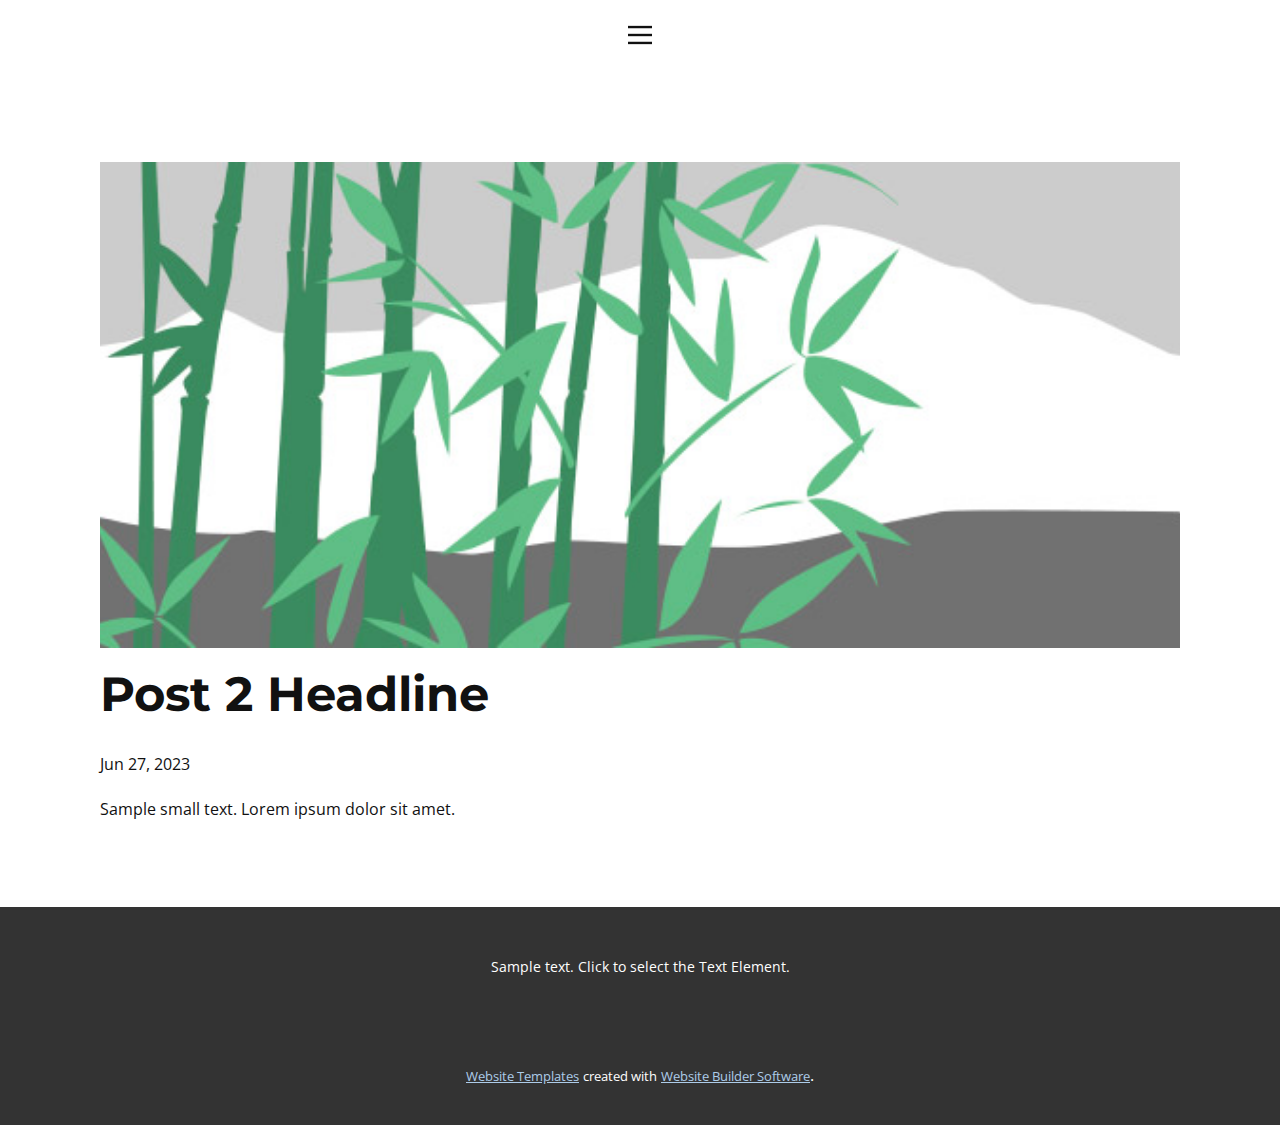
<file: blog/post-1.html>
<!DOCTYPE html>
<html style="font-size: 16px;" lang="en"><head>
    <meta name="viewport" content="width=device-width, initial-scale=1.0">
    <meta charset="utf-8">
    <meta name="keywords" content="Post 1 Headline">
    <meta name="description" content="">
    <title>Post 2 Headline</title>
    <link rel="stylesheet" href="../nicepage.css" media="screen">
<link rel="stylesheet" href="../Post-Template.css" media="screen">
    <script class="u-script" type="text/javascript" src="../jquery-1.9.1.min.js" defer=""></script>
    <script class="u-script" type="text/javascript" src="../nicepage.js" defer=""></script>
    <meta name="generator" content="Nicepage 5.12.8, nicepage.com">
    <link id="u-theme-google-font" rel="stylesheet" href="https://fonts.googleapis.com/css?family=Roboto:100,100i,300,300i,400,400i,500,500i,700,700i,900,900i|Open+Sans:300,300i,400,400i,500,500i,600,600i,700,700i,800,800i">
    <link id="u-page-google-font" rel="stylesheet" href="https://fonts.googleapis.com/css?family=Montserrat:100,100i,200,200i,300,300i,400,400i,500,500i,600,600i,700,700i,800,800i,900,900i">
    
    
    <script type="application/ld+json">{
		"@context": "http://schema.org",
		"@type": "Organization",
		"name": ""
}</script>
    <meta name="theme-color" content="#478ac9">
  <meta data-intl-tel-input-cdn-path="intlTelInput/"></head>
  <body class="u-body u-xl-mode" data-lang="en"><header class="u-clearfix u-header u-header" id="sec-8ea0" data-animation-name="" data-animation-duration="0" data-animation-delay="0" data-animation-direction=""><div class="u-clearfix u-sheet u-sheet-1">
        <nav class="u-align-left u-menu u-menu-hamburger u-offcanvas u-menu-1" data-responsive-from="XL">
          <div class="menu-collapse">
            <a class="u-button-style u-nav-link" href="#" style="padding: 4px 0px; font-size: calc(1em + 8px);">
              <svg class="u-svg-link" preserveAspectRatio="xMidYMin slice" viewBox="0 0 302 302" style=""><use xlink:href="#svg-5c50"></use></svg>
              <svg xmlns="http://www.w3.org/2000/svg" xmlns:xlink="http://www.w3.org/1999/xlink" version="1.1" id="svg-5c50" x="0px" y="0px" viewBox="0 0 302 302" style="enable-background:new 0 0 302 302;" xml:space="preserve" class="u-svg-content"><g><rect y="36" width="302" height="30"></rect><rect y="236" width="302" height="30"></rect><rect y="136" width="302" height="30"></rect>
</g><g></g><g></g><g></g><g></g><g></g><g></g><g></g><g></g><g></g><g></g><g></g><g></g><g></g><g></g><g></g></svg>
            </a>
          </div>
          <div class="u-nav-container">
            <ul class="u-nav u-unstyled u-nav-1"><li class="u-nav-item"><a class="u-button-style u-nav-link u-text-active-palette-1-base u-text-hover-palette-2-base" href="../Home.html" style="padding: 10px 20px;">Home</a>
</li><li class="u-nav-item"><a class="u-button-style u-nav-link u-text-active-palette-1-base u-text-hover-palette-2-base" href="../About.html" style="padding: 10px 20px;">About</a>
</li><li class="u-nav-item"><a class="u-button-style u-nav-link u-text-active-palette-1-base u-text-hover-palette-2-base" href="../Contact.html" style="padding: 10px 20px;">Contact</a>
</li></ul>
          </div>
          <div class="u-nav-container-collapse">
            <div class="u-align-center u-black u-container-style u-inner-container-layout u-opacity u-opacity-95 u-sidenav">
              <div class="u-inner-container-layout u-sidenav-overflow">
                <div class="u-menu-close"></div>
                <ul class="u-align-center u-nav u-popupmenu-items u-unstyled u-nav-2"><li class="u-nav-item"><a class="u-button-style u-nav-link" href="../Home.html">Home</a>
</li><li class="u-nav-item"><a class="u-button-style u-nav-link" href="../About.html">About</a>
</li><li class="u-nav-item"><a class="u-button-style u-nav-link" href="../Contact.html">Contact</a>
</li></ul>
              </div>
            </div>
            <div class="u-black u-menu-overlay u-opacity u-opacity-70"></div>
          </div>
        </nav>
      </div></header>
    <section class="u-align-center u-clearfix u-section-1" id="sec-bb02">
      <div class="u-clearfix u-sheet u-valign-middle-md u-valign-middle-sm u-valign-middle-xs u-sheet-1"><!--post_details--><!--post_details_options_json--><!--{"source":""}--><!--/post_details_options_json--><!--blog_post-->
        <div class="u-container-style u-expanded-width u-post-details u-post-details-1">
          <div class="u-container-layout u-valign-middle u-container-layout-1"><!--blog_post_image-->
            <img alt="" class="u-blog-control u-expanded-width u-image u-image-default u-image-1" src="../images/68f64b9d.jpeg"><!--/blog_post_image--><!--blog_post_header-->
            <h2 class="u-blog-control u-text u-text-1">Post 2 Headline</h2><!--/blog_post_header--><!--blog_post_metadata-->
            <div class="u-blog-control u-metadata u-metadata-1"><!--blog_post_metadata_date-->
              <span class="u-meta-date u-meta-icon">Jun 27, 2023</span><!--/blog_post_metadata_date--><!--blog_post_metadata_category-->
              <!--/blog_post_metadata_category--><!--blog_post_metadata_comments-->
              <!--/blog_post_metadata_comments-->
            </div><!--/blog_post_metadata--><!--blog_post_content-->
            <div class="u-align-justify u-blog-control u-post-content u-text u-text-2 fr-view">
  Sample small text. Lorem ipsum dolor sit amet.
  </div><!--/blog_post_content-->
          </div>
        </div><!--/blog_post--><!--/post_details-->
      </div>
    </section>
    
    
    <footer class="u-align-center u-clearfix u-footer u-grey-80 u-footer" id="sec-1e54"><div class="u-clearfix u-sheet u-sheet-1">
        <p class="u-small-text u-text u-text-variant u-text-1">Sample text. Click to select the Text Element.</p>
      </div></footer>
    <section class="u-backlink u-clearfix u-grey-80">
      <a class="u-link" href="https://nicepage.com/website-templates" target="_blank">
        <span>Website Templates</span>
      </a>
      <p class="u-text">
        <span>created with</span>
      </p>
      <a class="u-link" href="" target="_blank">
        <span>Website Builder Software</span>
      </a>. 
    </section>
  
</body></html>
</file>
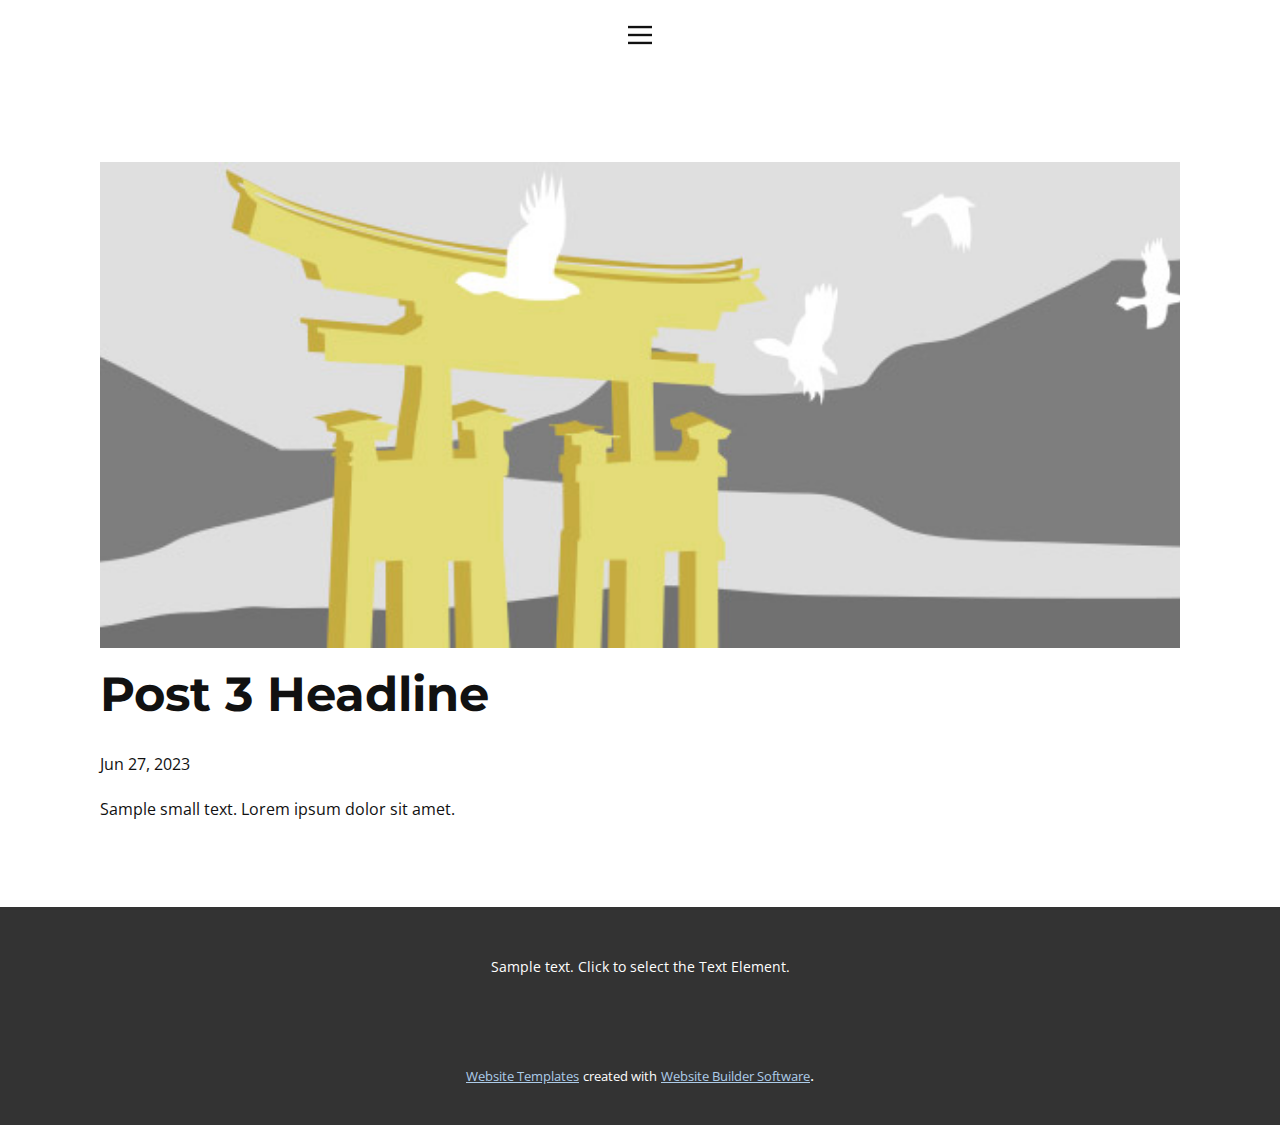
<file: blog/post-2.html>
<!DOCTYPE html>
<html style="font-size: 16px;" lang="en"><head>
    <meta name="viewport" content="width=device-width, initial-scale=1.0">
    <meta charset="utf-8">
    <meta name="keywords" content="Post 1 Headline">
    <meta name="description" content="">
    <title>Post 3 Headline</title>
    <link rel="stylesheet" href="../nicepage.css" media="screen">
<link rel="stylesheet" href="../Post-Template.css" media="screen">
    <script class="u-script" type="text/javascript" src="../jquery-1.9.1.min.js" defer=""></script>
    <script class="u-script" type="text/javascript" src="../nicepage.js" defer=""></script>
    <meta name="generator" content="Nicepage 5.12.8, nicepage.com">
    <link id="u-theme-google-font" rel="stylesheet" href="https://fonts.googleapis.com/css?family=Roboto:100,100i,300,300i,400,400i,500,500i,700,700i,900,900i|Open+Sans:300,300i,400,400i,500,500i,600,600i,700,700i,800,800i">
    <link id="u-page-google-font" rel="stylesheet" href="https://fonts.googleapis.com/css?family=Montserrat:100,100i,200,200i,300,300i,400,400i,500,500i,600,600i,700,700i,800,800i,900,900i">
    
    
    <script type="application/ld+json">{
		"@context": "http://schema.org",
		"@type": "Organization",
		"name": ""
}</script>
    <meta name="theme-color" content="#478ac9">
  <meta data-intl-tel-input-cdn-path="intlTelInput/"></head>
  <body class="u-body u-xl-mode" data-lang="en"><header class="u-clearfix u-header u-header" id="sec-8ea0" data-animation-name="" data-animation-duration="0" data-animation-delay="0" data-animation-direction=""><div class="u-clearfix u-sheet u-sheet-1">
        <nav class="u-align-left u-menu u-menu-hamburger u-offcanvas u-menu-1" data-responsive-from="XL">
          <div class="menu-collapse">
            <a class="u-button-style u-nav-link" href="#" style="padding: 4px 0px; font-size: calc(1em + 8px);">
              <svg class="u-svg-link" preserveAspectRatio="xMidYMin slice" viewBox="0 0 302 302" style=""><use xlink:href="#svg-5c50"></use></svg>
              <svg xmlns="http://www.w3.org/2000/svg" xmlns:xlink="http://www.w3.org/1999/xlink" version="1.1" id="svg-5c50" x="0px" y="0px" viewBox="0 0 302 302" style="enable-background:new 0 0 302 302;" xml:space="preserve" class="u-svg-content"><g><rect y="36" width="302" height="30"></rect><rect y="236" width="302" height="30"></rect><rect y="136" width="302" height="30"></rect>
</g><g></g><g></g><g></g><g></g><g></g><g></g><g></g><g></g><g></g><g></g><g></g><g></g><g></g><g></g><g></g></svg>
            </a>
          </div>
          <div class="u-nav-container">
            <ul class="u-nav u-unstyled u-nav-1"><li class="u-nav-item"><a class="u-button-style u-nav-link u-text-active-palette-1-base u-text-hover-palette-2-base" href="../Home.html" style="padding: 10px 20px;">Home</a>
</li><li class="u-nav-item"><a class="u-button-style u-nav-link u-text-active-palette-1-base u-text-hover-palette-2-base" href="../About.html" style="padding: 10px 20px;">About</a>
</li><li class="u-nav-item"><a class="u-button-style u-nav-link u-text-active-palette-1-base u-text-hover-palette-2-base" href="../Contact.html" style="padding: 10px 20px;">Contact</a>
</li></ul>
          </div>
          <div class="u-nav-container-collapse">
            <div class="u-align-center u-black u-container-style u-inner-container-layout u-opacity u-opacity-95 u-sidenav">
              <div class="u-inner-container-layout u-sidenav-overflow">
                <div class="u-menu-close"></div>
                <ul class="u-align-center u-nav u-popupmenu-items u-unstyled u-nav-2"><li class="u-nav-item"><a class="u-button-style u-nav-link" href="../Home.html">Home</a>
</li><li class="u-nav-item"><a class="u-button-style u-nav-link" href="../About.html">About</a>
</li><li class="u-nav-item"><a class="u-button-style u-nav-link" href="../Contact.html">Contact</a>
</li></ul>
              </div>
            </div>
            <div class="u-black u-menu-overlay u-opacity u-opacity-70"></div>
          </div>
        </nav>
      </div></header>
    <section class="u-align-center u-clearfix u-section-1" id="sec-bb02">
      <div class="u-clearfix u-sheet u-valign-middle-md u-valign-middle-sm u-valign-middle-xs u-sheet-1"><!--post_details--><!--post_details_options_json--><!--{"source":""}--><!--/post_details_options_json--><!--blog_post-->
        <div class="u-container-style u-expanded-width u-post-details u-post-details-1">
          <div class="u-container-layout u-valign-middle u-container-layout-1"><!--blog_post_image-->
            <img alt="" class="u-blog-control u-expanded-width u-image u-image-default u-image-1" src="../images/8ad73f3c.jpeg"><!--/blog_post_image--><!--blog_post_header-->
            <h2 class="u-blog-control u-text u-text-1">Post 3 Headline</h2><!--/blog_post_header--><!--blog_post_metadata-->
            <div class="u-blog-control u-metadata u-metadata-1"><!--blog_post_metadata_date-->
              <span class="u-meta-date u-meta-icon">Jun 27, 2023</span><!--/blog_post_metadata_date--><!--blog_post_metadata_category-->
              <!--/blog_post_metadata_category--><!--blog_post_metadata_comments-->
              <!--/blog_post_metadata_comments-->
            </div><!--/blog_post_metadata--><!--blog_post_content-->
            <div class="u-align-justify u-blog-control u-post-content u-text u-text-2 fr-view">
  Sample small text. Lorem ipsum dolor sit amet.
  </div><!--/blog_post_content-->
          </div>
        </div><!--/blog_post--><!--/post_details-->
      </div>
    </section>
    
    
    <footer class="u-align-center u-clearfix u-footer u-grey-80 u-footer" id="sec-1e54"><div class="u-clearfix u-sheet u-sheet-1">
        <p class="u-small-text u-text u-text-variant u-text-1">Sample text. Click to select the Text Element.</p>
      </div></footer>
    <section class="u-backlink u-clearfix u-grey-80">
      <a class="u-link" href="https://nicepage.com/website-templates" target="_blank">
        <span>Website Templates</span>
      </a>
      <p class="u-text">
        <span>created with</span>
      </p>
      <a class="u-link" href="" target="_blank">
        <span>Website Builder Software</span>
      </a>. 
    </section>
  
</body></html>
</file>
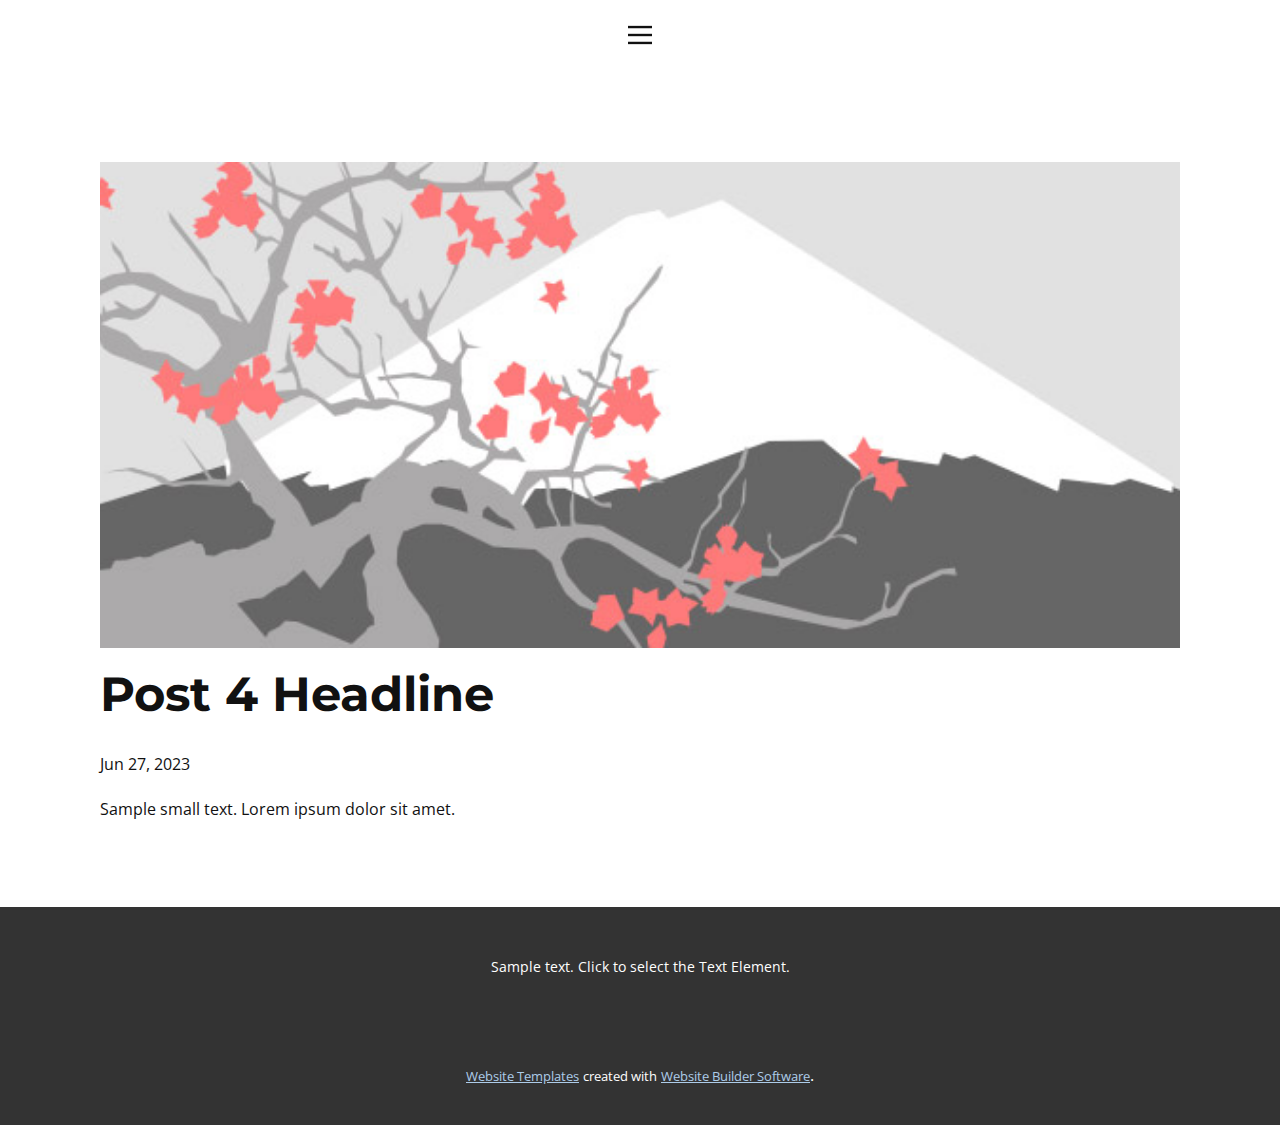
<file: blog/post-3.html>
<!DOCTYPE html>
<html style="font-size: 16px;" lang="en"><head>
    <meta name="viewport" content="width=device-width, initial-scale=1.0">
    <meta charset="utf-8">
    <meta name="keywords" content="Post 1 Headline">
    <meta name="description" content="">
    <title>Post 4 Headline</title>
    <link rel="stylesheet" href="../nicepage.css" media="screen">
<link rel="stylesheet" href="../Post-Template.css" media="screen">
    <script class="u-script" type="text/javascript" src="../jquery-1.9.1.min.js" defer=""></script>
    <script class="u-script" type="text/javascript" src="../nicepage.js" defer=""></script>
    <meta name="generator" content="Nicepage 5.12.8, nicepage.com">
    <link id="u-theme-google-font" rel="stylesheet" href="https://fonts.googleapis.com/css?family=Roboto:100,100i,300,300i,400,400i,500,500i,700,700i,900,900i|Open+Sans:300,300i,400,400i,500,500i,600,600i,700,700i,800,800i">
    <link id="u-page-google-font" rel="stylesheet" href="https://fonts.googleapis.com/css?family=Montserrat:100,100i,200,200i,300,300i,400,400i,500,500i,600,600i,700,700i,800,800i,900,900i">
    
    
    <script type="application/ld+json">{
		"@context": "http://schema.org",
		"@type": "Organization",
		"name": ""
}</script>
    <meta name="theme-color" content="#478ac9">
  <meta data-intl-tel-input-cdn-path="intlTelInput/"></head>
  <body class="u-body u-xl-mode" data-lang="en"><header class="u-clearfix u-header u-header" id="sec-8ea0" data-animation-name="" data-animation-duration="0" data-animation-delay="0" data-animation-direction=""><div class="u-clearfix u-sheet u-sheet-1">
        <nav class="u-align-left u-menu u-menu-hamburger u-offcanvas u-menu-1" data-responsive-from="XL">
          <div class="menu-collapse">
            <a class="u-button-style u-nav-link" href="#" style="padding: 4px 0px; font-size: calc(1em + 8px);">
              <svg class="u-svg-link" preserveAspectRatio="xMidYMin slice" viewBox="0 0 302 302" style=""><use xlink:href="#svg-5c50"></use></svg>
              <svg xmlns="http://www.w3.org/2000/svg" xmlns:xlink="http://www.w3.org/1999/xlink" version="1.1" id="svg-5c50" x="0px" y="0px" viewBox="0 0 302 302" style="enable-background:new 0 0 302 302;" xml:space="preserve" class="u-svg-content"><g><rect y="36" width="302" height="30"></rect><rect y="236" width="302" height="30"></rect><rect y="136" width="302" height="30"></rect>
</g><g></g><g></g><g></g><g></g><g></g><g></g><g></g><g></g><g></g><g></g><g></g><g></g><g></g><g></g><g></g></svg>
            </a>
          </div>
          <div class="u-nav-container">
            <ul class="u-nav u-unstyled u-nav-1"><li class="u-nav-item"><a class="u-button-style u-nav-link u-text-active-palette-1-base u-text-hover-palette-2-base" href="../Home.html" style="padding: 10px 20px;">Home</a>
</li><li class="u-nav-item"><a class="u-button-style u-nav-link u-text-active-palette-1-base u-text-hover-palette-2-base" href="../About.html" style="padding: 10px 20px;">About</a>
</li><li class="u-nav-item"><a class="u-button-style u-nav-link u-text-active-palette-1-base u-text-hover-palette-2-base" href="../Contact.html" style="padding: 10px 20px;">Contact</a>
</li></ul>
          </div>
          <div class="u-nav-container-collapse">
            <div class="u-align-center u-black u-container-style u-inner-container-layout u-opacity u-opacity-95 u-sidenav">
              <div class="u-inner-container-layout u-sidenav-overflow">
                <div class="u-menu-close"></div>
                <ul class="u-align-center u-nav u-popupmenu-items u-unstyled u-nav-2"><li class="u-nav-item"><a class="u-button-style u-nav-link" href="../Home.html">Home</a>
</li><li class="u-nav-item"><a class="u-button-style u-nav-link" href="../About.html">About</a>
</li><li class="u-nav-item"><a class="u-button-style u-nav-link" href="../Contact.html">Contact</a>
</li></ul>
              </div>
            </div>
            <div class="u-black u-menu-overlay u-opacity u-opacity-70"></div>
          </div>
        </nav>
      </div></header>
    <section class="u-align-center u-clearfix u-section-1" id="sec-bb02">
      <div class="u-clearfix u-sheet u-valign-middle-md u-valign-middle-sm u-valign-middle-xs u-sheet-1"><!--post_details--><!--post_details_options_json--><!--{"source":""}--><!--/post_details_options_json--><!--blog_post-->
        <div class="u-container-style u-expanded-width u-post-details u-post-details-1">
          <div class="u-container-layout u-valign-middle u-container-layout-1"><!--blog_post_image-->
            <img alt="" class="u-blog-control u-expanded-width u-image u-image-default u-image-1" src="../images/0fd3416c.jpeg"><!--/blog_post_image--><!--blog_post_header-->
            <h2 class="u-blog-control u-text u-text-1">Post 4 Headline</h2><!--/blog_post_header--><!--blog_post_metadata-->
            <div class="u-blog-control u-metadata u-metadata-1"><!--blog_post_metadata_date-->
              <span class="u-meta-date u-meta-icon">Jun 27, 2023</span><!--/blog_post_metadata_date--><!--blog_post_metadata_category-->
              <!--/blog_post_metadata_category--><!--blog_post_metadata_comments-->
              <!--/blog_post_metadata_comments-->
            </div><!--/blog_post_metadata--><!--blog_post_content-->
            <div class="u-align-justify u-blog-control u-post-content u-text u-text-2 fr-view">
  Sample small text. Lorem ipsum dolor sit amet.
  </div><!--/blog_post_content-->
          </div>
        </div><!--/blog_post--><!--/post_details-->
      </div>
    </section>
    
    
    <footer class="u-align-center u-clearfix u-footer u-grey-80 u-footer" id="sec-1e54"><div class="u-clearfix u-sheet u-sheet-1">
        <p class="u-small-text u-text u-text-variant u-text-1">Sample text. Click to select the Text Element.</p>
      </div></footer>
    <section class="u-backlink u-clearfix u-grey-80">
      <a class="u-link" href="https://nicepage.com/website-templates" target="_blank">
        <span>Website Templates</span>
      </a>
      <p class="u-text">
        <span>created with</span>
      </p>
      <a class="u-link" href="" target="_blank">
        <span>Website Builder Software</span>
      </a>. 
    </section>
  
</body></html>
</file>
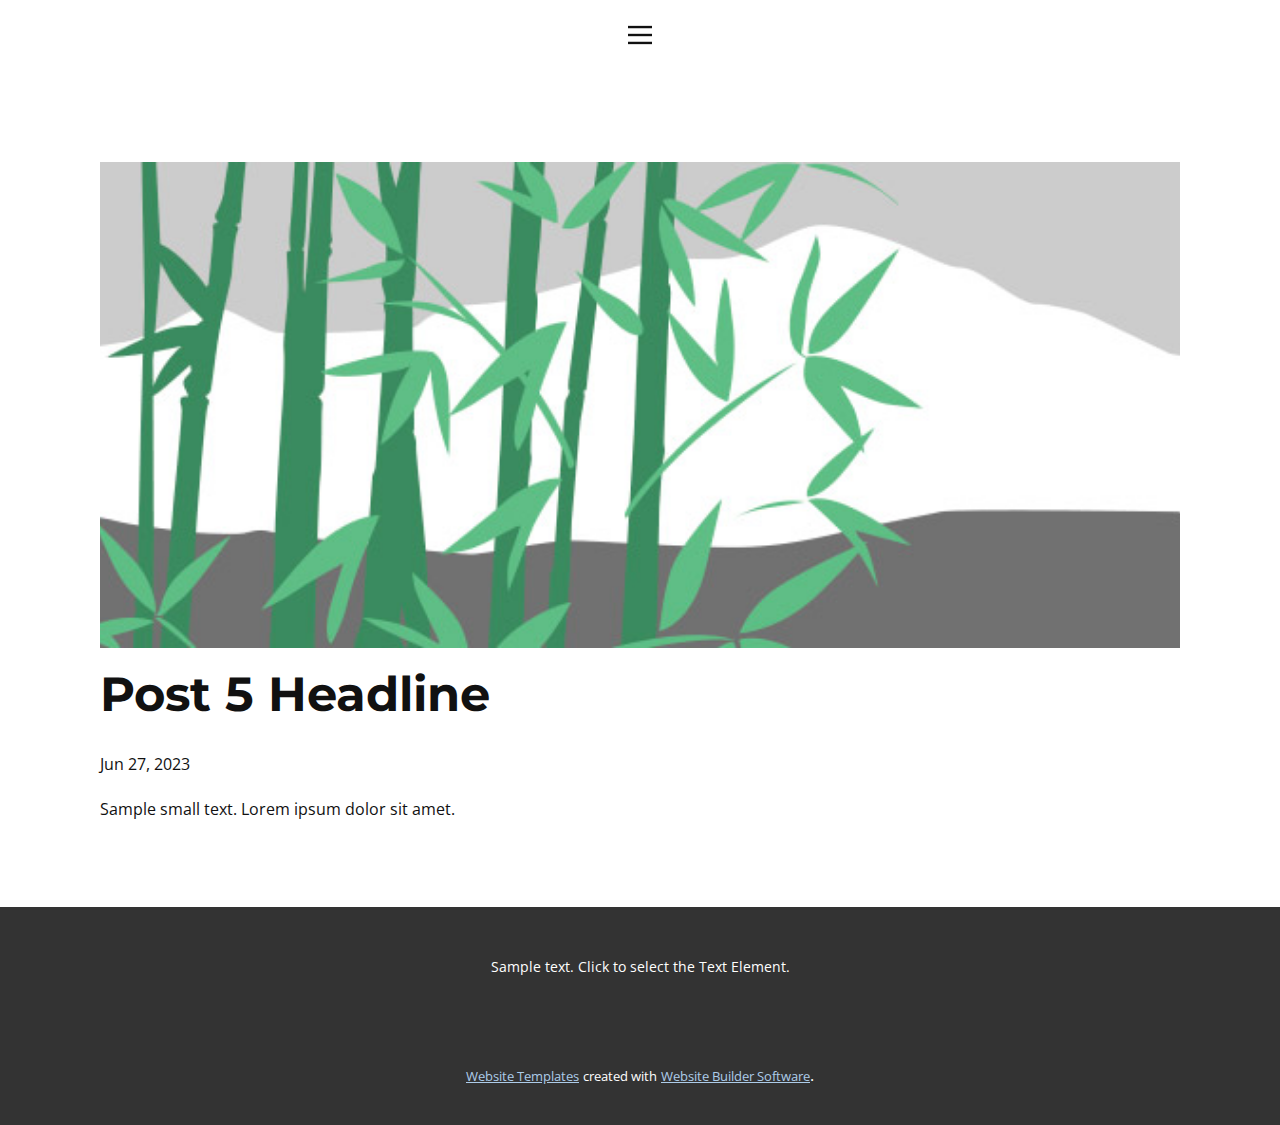
<file: blog/post-4.html>
<!DOCTYPE html>
<html style="font-size: 16px;" lang="en"><head>
    <meta name="viewport" content="width=device-width, initial-scale=1.0">
    <meta charset="utf-8">
    <meta name="keywords" content="Post 1 Headline">
    <meta name="description" content="">
    <title>Post 5 Headline</title>
    <link rel="stylesheet" href="../nicepage.css" media="screen">
<link rel="stylesheet" href="../Post-Template.css" media="screen">
    <script class="u-script" type="text/javascript" src="../jquery-1.9.1.min.js" defer=""></script>
    <script class="u-script" type="text/javascript" src="../nicepage.js" defer=""></script>
    <meta name="generator" content="Nicepage 5.12.8, nicepage.com">
    <link id="u-theme-google-font" rel="stylesheet" href="https://fonts.googleapis.com/css?family=Roboto:100,100i,300,300i,400,400i,500,500i,700,700i,900,900i|Open+Sans:300,300i,400,400i,500,500i,600,600i,700,700i,800,800i">
    <link id="u-page-google-font" rel="stylesheet" href="https://fonts.googleapis.com/css?family=Montserrat:100,100i,200,200i,300,300i,400,400i,500,500i,600,600i,700,700i,800,800i,900,900i">
    
    
    <script type="application/ld+json">{
		"@context": "http://schema.org",
		"@type": "Organization",
		"name": ""
}</script>
    <meta name="theme-color" content="#478ac9">
  <meta data-intl-tel-input-cdn-path="intlTelInput/"></head>
  <body class="u-body u-xl-mode" data-lang="en"><header class="u-clearfix u-header u-header" id="sec-8ea0" data-animation-name="" data-animation-duration="0" data-animation-delay="0" data-animation-direction=""><div class="u-clearfix u-sheet u-sheet-1">
        <nav class="u-align-left u-menu u-menu-hamburger u-offcanvas u-menu-1" data-responsive-from="XL">
          <div class="menu-collapse">
            <a class="u-button-style u-nav-link" href="#" style="padding: 4px 0px; font-size: calc(1em + 8px);">
              <svg class="u-svg-link" preserveAspectRatio="xMidYMin slice" viewBox="0 0 302 302" style=""><use xlink:href="#svg-5c50"></use></svg>
              <svg xmlns="http://www.w3.org/2000/svg" xmlns:xlink="http://www.w3.org/1999/xlink" version="1.1" id="svg-5c50" x="0px" y="0px" viewBox="0 0 302 302" style="enable-background:new 0 0 302 302;" xml:space="preserve" class="u-svg-content"><g><rect y="36" width="302" height="30"></rect><rect y="236" width="302" height="30"></rect><rect y="136" width="302" height="30"></rect>
</g><g></g><g></g><g></g><g></g><g></g><g></g><g></g><g></g><g></g><g></g><g></g><g></g><g></g><g></g><g></g></svg>
            </a>
          </div>
          <div class="u-nav-container">
            <ul class="u-nav u-unstyled u-nav-1"><li class="u-nav-item"><a class="u-button-style u-nav-link u-text-active-palette-1-base u-text-hover-palette-2-base" href="../Home.html" style="padding: 10px 20px;">Home</a>
</li><li class="u-nav-item"><a class="u-button-style u-nav-link u-text-active-palette-1-base u-text-hover-palette-2-base" href="../About.html" style="padding: 10px 20px;">About</a>
</li><li class="u-nav-item"><a class="u-button-style u-nav-link u-text-active-palette-1-base u-text-hover-palette-2-base" href="../Contact.html" style="padding: 10px 20px;">Contact</a>
</li></ul>
          </div>
          <div class="u-nav-container-collapse">
            <div class="u-align-center u-black u-container-style u-inner-container-layout u-opacity u-opacity-95 u-sidenav">
              <div class="u-inner-container-layout u-sidenav-overflow">
                <div class="u-menu-close"></div>
                <ul class="u-align-center u-nav u-popupmenu-items u-unstyled u-nav-2"><li class="u-nav-item"><a class="u-button-style u-nav-link" href="../Home.html">Home</a>
</li><li class="u-nav-item"><a class="u-button-style u-nav-link" href="../About.html">About</a>
</li><li class="u-nav-item"><a class="u-button-style u-nav-link" href="../Contact.html">Contact</a>
</li></ul>
              </div>
            </div>
            <div class="u-black u-menu-overlay u-opacity u-opacity-70"></div>
          </div>
        </nav>
      </div></header>
    <section class="u-align-center u-clearfix u-section-1" id="sec-bb02">
      <div class="u-clearfix u-sheet u-valign-middle-md u-valign-middle-sm u-valign-middle-xs u-sheet-1"><!--post_details--><!--post_details_options_json--><!--{"source":""}--><!--/post_details_options_json--><!--blog_post-->
        <div class="u-container-style u-expanded-width u-post-details u-post-details-1">
          <div class="u-container-layout u-valign-middle u-container-layout-1"><!--blog_post_image-->
            <img alt="" class="u-blog-control u-expanded-width u-image u-image-default u-image-1" src="../images/68f64b9d.jpeg"><!--/blog_post_image--><!--blog_post_header-->
            <h2 class="u-blog-control u-text u-text-1">Post 5 Headline</h2><!--/blog_post_header--><!--blog_post_metadata-->
            <div class="u-blog-control u-metadata u-metadata-1"><!--blog_post_metadata_date-->
              <span class="u-meta-date u-meta-icon">Jun 27, 2023</span><!--/blog_post_metadata_date--><!--blog_post_metadata_category-->
              <!--/blog_post_metadata_category--><!--blog_post_metadata_comments-->
              <!--/blog_post_metadata_comments-->
            </div><!--/blog_post_metadata--><!--blog_post_content-->
            <div class="u-align-justify u-blog-control u-post-content u-text u-text-2 fr-view">
  Sample small text. Lorem ipsum dolor sit amet.
  </div><!--/blog_post_content-->
          </div>
        </div><!--/blog_post--><!--/post_details-->
      </div>
    </section>
    
    
    <footer class="u-align-center u-clearfix u-footer u-grey-80 u-footer" id="sec-1e54"><div class="u-clearfix u-sheet u-sheet-1">
        <p class="u-small-text u-text u-text-variant u-text-1">Sample text. Click to select the Text Element.</p>
      </div></footer>
    <section class="u-backlink u-clearfix u-grey-80">
      <a class="u-link" href="https://nicepage.com/website-templates" target="_blank">
        <span>Website Templates</span>
      </a>
      <p class="u-text">
        <span>created with</span>
      </p>
      <a class="u-link" href="" target="_blank">
        <span>Website Builder Software</span>
      </a>. 
    </section>
  
</body></html>
</file>
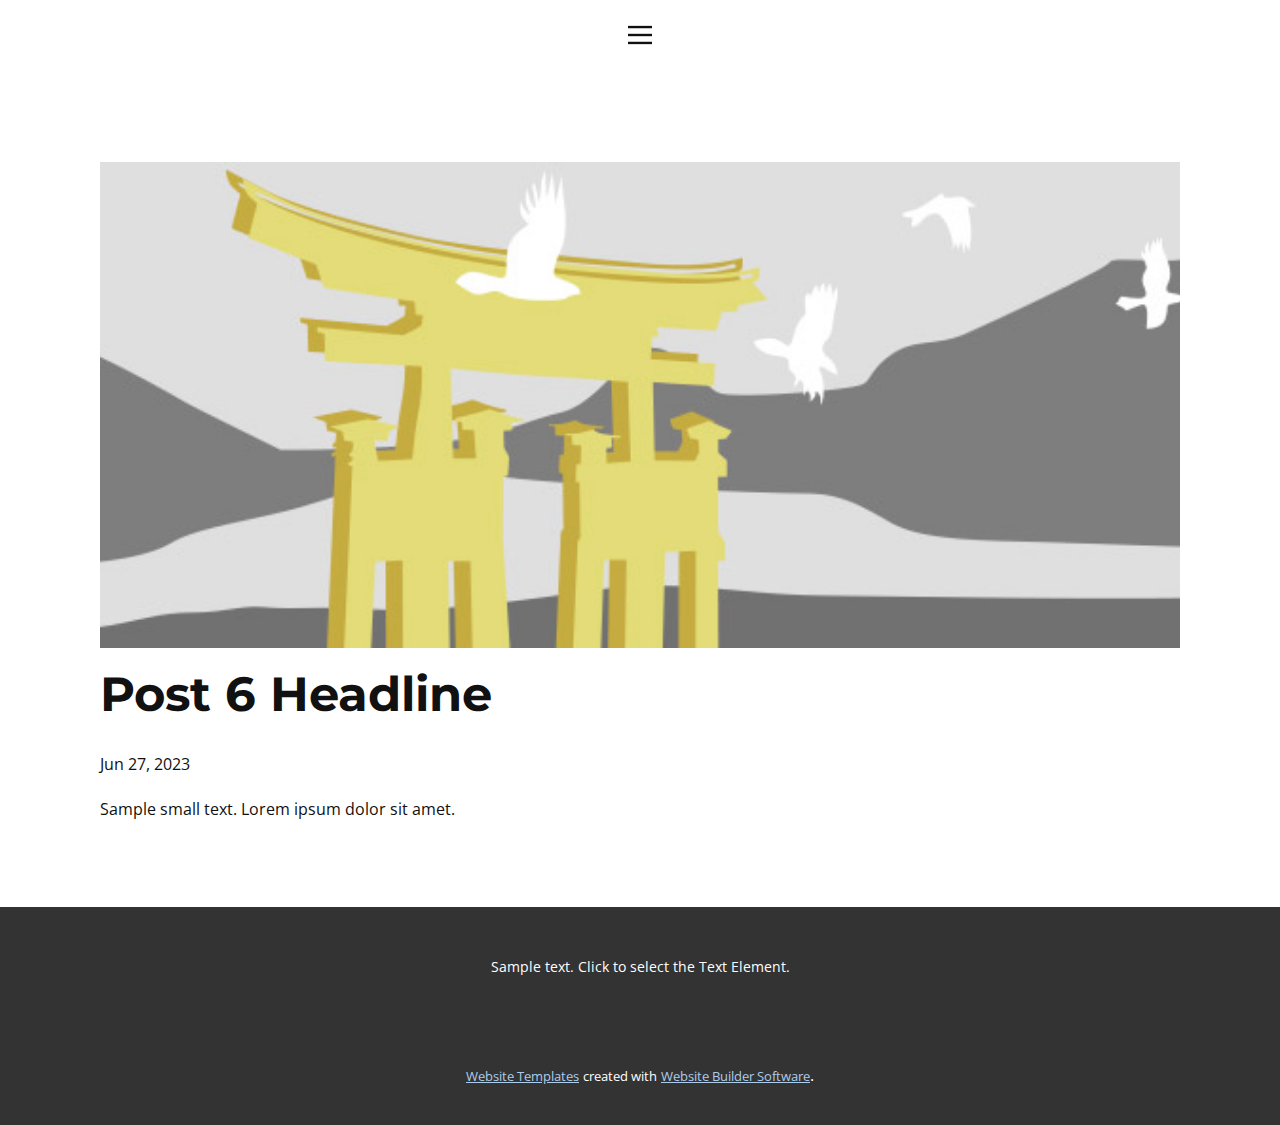
<file: blog/post-5.html>
<!DOCTYPE html>
<html style="font-size: 16px;" lang="en"><head>
    <meta name="viewport" content="width=device-width, initial-scale=1.0">
    <meta charset="utf-8">
    <meta name="keywords" content="Post 1 Headline">
    <meta name="description" content="">
    <title>Post 6 Headline</title>
    <link rel="stylesheet" href="../nicepage.css" media="screen">
<link rel="stylesheet" href="../Post-Template.css" media="screen">
    <script class="u-script" type="text/javascript" src="../jquery-1.9.1.min.js" defer=""></script>
    <script class="u-script" type="text/javascript" src="../nicepage.js" defer=""></script>
    <meta name="generator" content="Nicepage 5.12.8, nicepage.com">
    <link id="u-theme-google-font" rel="stylesheet" href="https://fonts.googleapis.com/css?family=Roboto:100,100i,300,300i,400,400i,500,500i,700,700i,900,900i|Open+Sans:300,300i,400,400i,500,500i,600,600i,700,700i,800,800i">
    <link id="u-page-google-font" rel="stylesheet" href="https://fonts.googleapis.com/css?family=Montserrat:100,100i,200,200i,300,300i,400,400i,500,500i,600,600i,700,700i,800,800i,900,900i">
    
    
    <script type="application/ld+json">{
		"@context": "http://schema.org",
		"@type": "Organization",
		"name": ""
}</script>
    <meta name="theme-color" content="#478ac9">
  <meta data-intl-tel-input-cdn-path="intlTelInput/"></head>
  <body class="u-body u-xl-mode" data-lang="en"><header class="u-clearfix u-header u-header" id="sec-8ea0" data-animation-name="" data-animation-duration="0" data-animation-delay="0" data-animation-direction=""><div class="u-clearfix u-sheet u-sheet-1">
        <nav class="u-align-left u-menu u-menu-hamburger u-offcanvas u-menu-1" data-responsive-from="XL">
          <div class="menu-collapse">
            <a class="u-button-style u-nav-link" href="#" style="padding: 4px 0px; font-size: calc(1em + 8px);">
              <svg class="u-svg-link" preserveAspectRatio="xMidYMin slice" viewBox="0 0 302 302" style=""><use xlink:href="#svg-5c50"></use></svg>
              <svg xmlns="http://www.w3.org/2000/svg" xmlns:xlink="http://www.w3.org/1999/xlink" version="1.1" id="svg-5c50" x="0px" y="0px" viewBox="0 0 302 302" style="enable-background:new 0 0 302 302;" xml:space="preserve" class="u-svg-content"><g><rect y="36" width="302" height="30"></rect><rect y="236" width="302" height="30"></rect><rect y="136" width="302" height="30"></rect>
</g><g></g><g></g><g></g><g></g><g></g><g></g><g></g><g></g><g></g><g></g><g></g><g></g><g></g><g></g><g></g></svg>
            </a>
          </div>
          <div class="u-nav-container">
            <ul class="u-nav u-unstyled u-nav-1"><li class="u-nav-item"><a class="u-button-style u-nav-link u-text-active-palette-1-base u-text-hover-palette-2-base" href="../Home.html" style="padding: 10px 20px;">Home</a>
</li><li class="u-nav-item"><a class="u-button-style u-nav-link u-text-active-palette-1-base u-text-hover-palette-2-base" href="../About.html" style="padding: 10px 20px;">About</a>
</li><li class="u-nav-item"><a class="u-button-style u-nav-link u-text-active-palette-1-base u-text-hover-palette-2-base" href="../Contact.html" style="padding: 10px 20px;">Contact</a>
</li></ul>
          </div>
          <div class="u-nav-container-collapse">
            <div class="u-align-center u-black u-container-style u-inner-container-layout u-opacity u-opacity-95 u-sidenav">
              <div class="u-inner-container-layout u-sidenav-overflow">
                <div class="u-menu-close"></div>
                <ul class="u-align-center u-nav u-popupmenu-items u-unstyled u-nav-2"><li class="u-nav-item"><a class="u-button-style u-nav-link" href="../Home.html">Home</a>
</li><li class="u-nav-item"><a class="u-button-style u-nav-link" href="../About.html">About</a>
</li><li class="u-nav-item"><a class="u-button-style u-nav-link" href="../Contact.html">Contact</a>
</li></ul>
              </div>
            </div>
            <div class="u-black u-menu-overlay u-opacity u-opacity-70"></div>
          </div>
        </nav>
      </div></header>
    <section class="u-align-center u-clearfix u-section-1" id="sec-bb02">
      <div class="u-clearfix u-sheet u-valign-middle-md u-valign-middle-sm u-valign-middle-xs u-sheet-1"><!--post_details--><!--post_details_options_json--><!--{"source":""}--><!--/post_details_options_json--><!--blog_post-->
        <div class="u-container-style u-expanded-width u-post-details u-post-details-1">
          <div class="u-container-layout u-valign-middle u-container-layout-1"><!--blog_post_image-->
            <img alt="" class="u-blog-control u-expanded-width u-image u-image-default u-image-1" src="../images/8ad73f3c.jpeg"><!--/blog_post_image--><!--blog_post_header-->
            <h2 class="u-blog-control u-text u-text-1">Post 6 Headline</h2><!--/blog_post_header--><!--blog_post_metadata-->
            <div class="u-blog-control u-metadata u-metadata-1"><!--blog_post_metadata_date-->
              <span class="u-meta-date u-meta-icon">Jun 27, 2023</span><!--/blog_post_metadata_date--><!--blog_post_metadata_category-->
              <!--/blog_post_metadata_category--><!--blog_post_metadata_comments-->
              <!--/blog_post_metadata_comments-->
            </div><!--/blog_post_metadata--><!--blog_post_content-->
            <div class="u-align-justify u-blog-control u-post-content u-text u-text-2 fr-view">
  Sample small text. Lorem ipsum dolor sit amet.
  </div><!--/blog_post_content-->
          </div>
        </div><!--/blog_post--><!--/post_details-->
      </div>
    </section>
    
    
    <footer class="u-align-center u-clearfix u-footer u-grey-80 u-footer" id="sec-1e54"><div class="u-clearfix u-sheet u-sheet-1">
        <p class="u-small-text u-text u-text-variant u-text-1">Sample text. Click to select the Text Element.</p>
      </div></footer>
    <section class="u-backlink u-clearfix u-grey-80">
      <a class="u-link" href="https://nicepage.com/website-templates" target="_blank">
        <span>Website Templates</span>
      </a>
      <p class="u-text">
        <span>created with</span>
      </p>
      <a class="u-link" href="" target="_blank">
        <span>Website Builder Software</span>
      </a>. 
    </section>
  
</body></html>
</file>
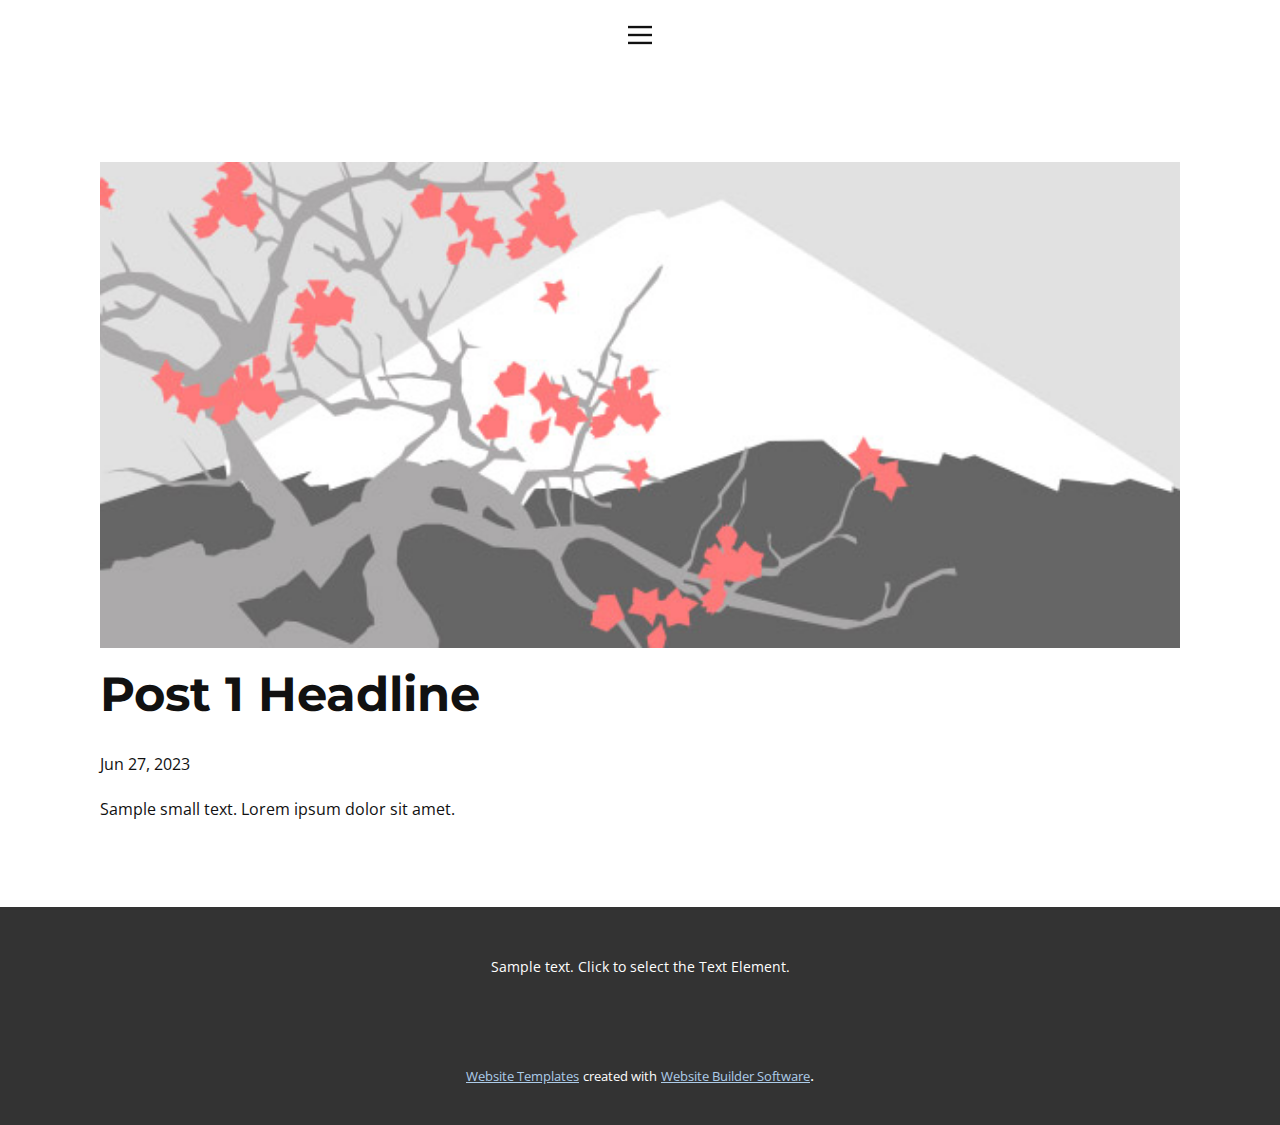
<file: blog/post.html>
<!DOCTYPE html>
<html style="font-size: 16px;" lang="en"><head>
    <meta name="viewport" content="width=device-width, initial-scale=1.0">
    <meta charset="utf-8">
    <meta name="keywords" content="Post 1 Headline">
    <meta name="description" content="">
    <title>Post 1 Headline</title>
    <link rel="stylesheet" href="../nicepage.css" media="screen">
<link rel="stylesheet" href="../Post-Template.css" media="screen">
    <script class="u-script" type="text/javascript" src="../jquery-1.9.1.min.js" defer=""></script>
    <script class="u-script" type="text/javascript" src="../nicepage.js" defer=""></script>
    <meta name="generator" content="Nicepage 5.12.8, nicepage.com">
    <link id="u-theme-google-font" rel="stylesheet" href="https://fonts.googleapis.com/css?family=Roboto:100,100i,300,300i,400,400i,500,500i,700,700i,900,900i|Open+Sans:300,300i,400,400i,500,500i,600,600i,700,700i,800,800i">
    <link id="u-page-google-font" rel="stylesheet" href="https://fonts.googleapis.com/css?family=Montserrat:100,100i,200,200i,300,300i,400,400i,500,500i,600,600i,700,700i,800,800i,900,900i">
    
    
    <script type="application/ld+json">{
		"@context": "http://schema.org",
		"@type": "Organization",
		"name": ""
}</script>
    <meta name="theme-color" content="#478ac9">
  <meta data-intl-tel-input-cdn-path="intlTelInput/"></head>
  <body class="u-body u-xl-mode" data-lang="en"><header class="u-clearfix u-header u-header" id="sec-8ea0" data-animation-name="" data-animation-duration="0" data-animation-delay="0" data-animation-direction=""><div class="u-clearfix u-sheet u-sheet-1">
        <nav class="u-align-left u-menu u-menu-hamburger u-offcanvas u-menu-1" data-responsive-from="XL">
          <div class="menu-collapse">
            <a class="u-button-style u-nav-link" href="#" style="padding: 4px 0px; font-size: calc(1em + 8px);">
              <svg class="u-svg-link" preserveAspectRatio="xMidYMin slice" viewBox="0 0 302 302" style=""><use xlink:href="#svg-5c50"></use></svg>
              <svg xmlns="http://www.w3.org/2000/svg" xmlns:xlink="http://www.w3.org/1999/xlink" version="1.1" id="svg-5c50" x="0px" y="0px" viewBox="0 0 302 302" style="enable-background:new 0 0 302 302;" xml:space="preserve" class="u-svg-content"><g><rect y="36" width="302" height="30"></rect><rect y="236" width="302" height="30"></rect><rect y="136" width="302" height="30"></rect>
</g><g></g><g></g><g></g><g></g><g></g><g></g><g></g><g></g><g></g><g></g><g></g><g></g><g></g><g></g><g></g></svg>
            </a>
          </div>
          <div class="u-nav-container">
            <ul class="u-nav u-unstyled u-nav-1"><li class="u-nav-item"><a class="u-button-style u-nav-link u-text-active-palette-1-base u-text-hover-palette-2-base" href="../Home.html" style="padding: 10px 20px;">Home</a>
</li><li class="u-nav-item"><a class="u-button-style u-nav-link u-text-active-palette-1-base u-text-hover-palette-2-base" href="../About.html" style="padding: 10px 20px;">About</a>
</li><li class="u-nav-item"><a class="u-button-style u-nav-link u-text-active-palette-1-base u-text-hover-palette-2-base" href="../Contact.html" style="padding: 10px 20px;">Contact</a>
</li></ul>
          </div>
          <div class="u-nav-container-collapse">
            <div class="u-align-center u-black u-container-style u-inner-container-layout u-opacity u-opacity-95 u-sidenav">
              <div class="u-inner-container-layout u-sidenav-overflow">
                <div class="u-menu-close"></div>
                <ul class="u-align-center u-nav u-popupmenu-items u-unstyled u-nav-2"><li class="u-nav-item"><a class="u-button-style u-nav-link" href="../Home.html">Home</a>
</li><li class="u-nav-item"><a class="u-button-style u-nav-link" href="../About.html">About</a>
</li><li class="u-nav-item"><a class="u-button-style u-nav-link" href="../Contact.html">Contact</a>
</li></ul>
              </div>
            </div>
            <div class="u-black u-menu-overlay u-opacity u-opacity-70"></div>
          </div>
        </nav>
      </div></header>
    <section class="u-align-center u-clearfix u-section-1" id="sec-bb02">
      <div class="u-clearfix u-sheet u-valign-middle-md u-valign-middle-sm u-valign-middle-xs u-sheet-1"><!--post_details--><!--post_details_options_json--><!--{"source":""}--><!--/post_details_options_json--><!--blog_post-->
        <div class="u-container-style u-expanded-width u-post-details u-post-details-1">
          <div class="u-container-layout u-valign-middle u-container-layout-1"><!--blog_post_image-->
            <img alt="" class="u-blog-control u-expanded-width u-image u-image-default u-image-1" src="../images/0fd3416c.jpeg"><!--/blog_post_image--><!--blog_post_header-->
            <h2 class="u-blog-control u-text u-text-1">Post 1 Headline</h2><!--/blog_post_header--><!--blog_post_metadata-->
            <div class="u-blog-control u-metadata u-metadata-1"><!--blog_post_metadata_date-->
              <span class="u-meta-date u-meta-icon">Jun 27, 2023</span><!--/blog_post_metadata_date--><!--blog_post_metadata_category-->
              <!--/blog_post_metadata_category--><!--blog_post_metadata_comments-->
              <!--/blog_post_metadata_comments-->
            </div><!--/blog_post_metadata--><!--blog_post_content-->
            <div class="u-align-justify u-blog-control u-post-content u-text u-text-2 fr-view">
  Sample small text. Lorem ipsum dolor sit amet.
  </div><!--/blog_post_content-->
          </div>
        </div><!--/blog_post--><!--/post_details-->
      </div>
    </section>
    
    
    <footer class="u-align-center u-clearfix u-footer u-grey-80 u-footer" id="sec-1e54"><div class="u-clearfix u-sheet u-sheet-1">
        <p class="u-small-text u-text u-text-variant u-text-1">Sample text. Click to select the Text Element.</p>
      </div></footer>
    <section class="u-backlink u-clearfix u-grey-80">
      <a class="u-link" href="https://nicepage.com/website-templates" target="_blank">
        <span>Website Templates</span>
      </a>
      <p class="u-text">
        <span>created with</span>
      </p>
      <a class="u-link" href="" target="_blank">
        <span>Website Builder Software</span>
      </a>. 
    </section>
  
</body></html>
</file>
